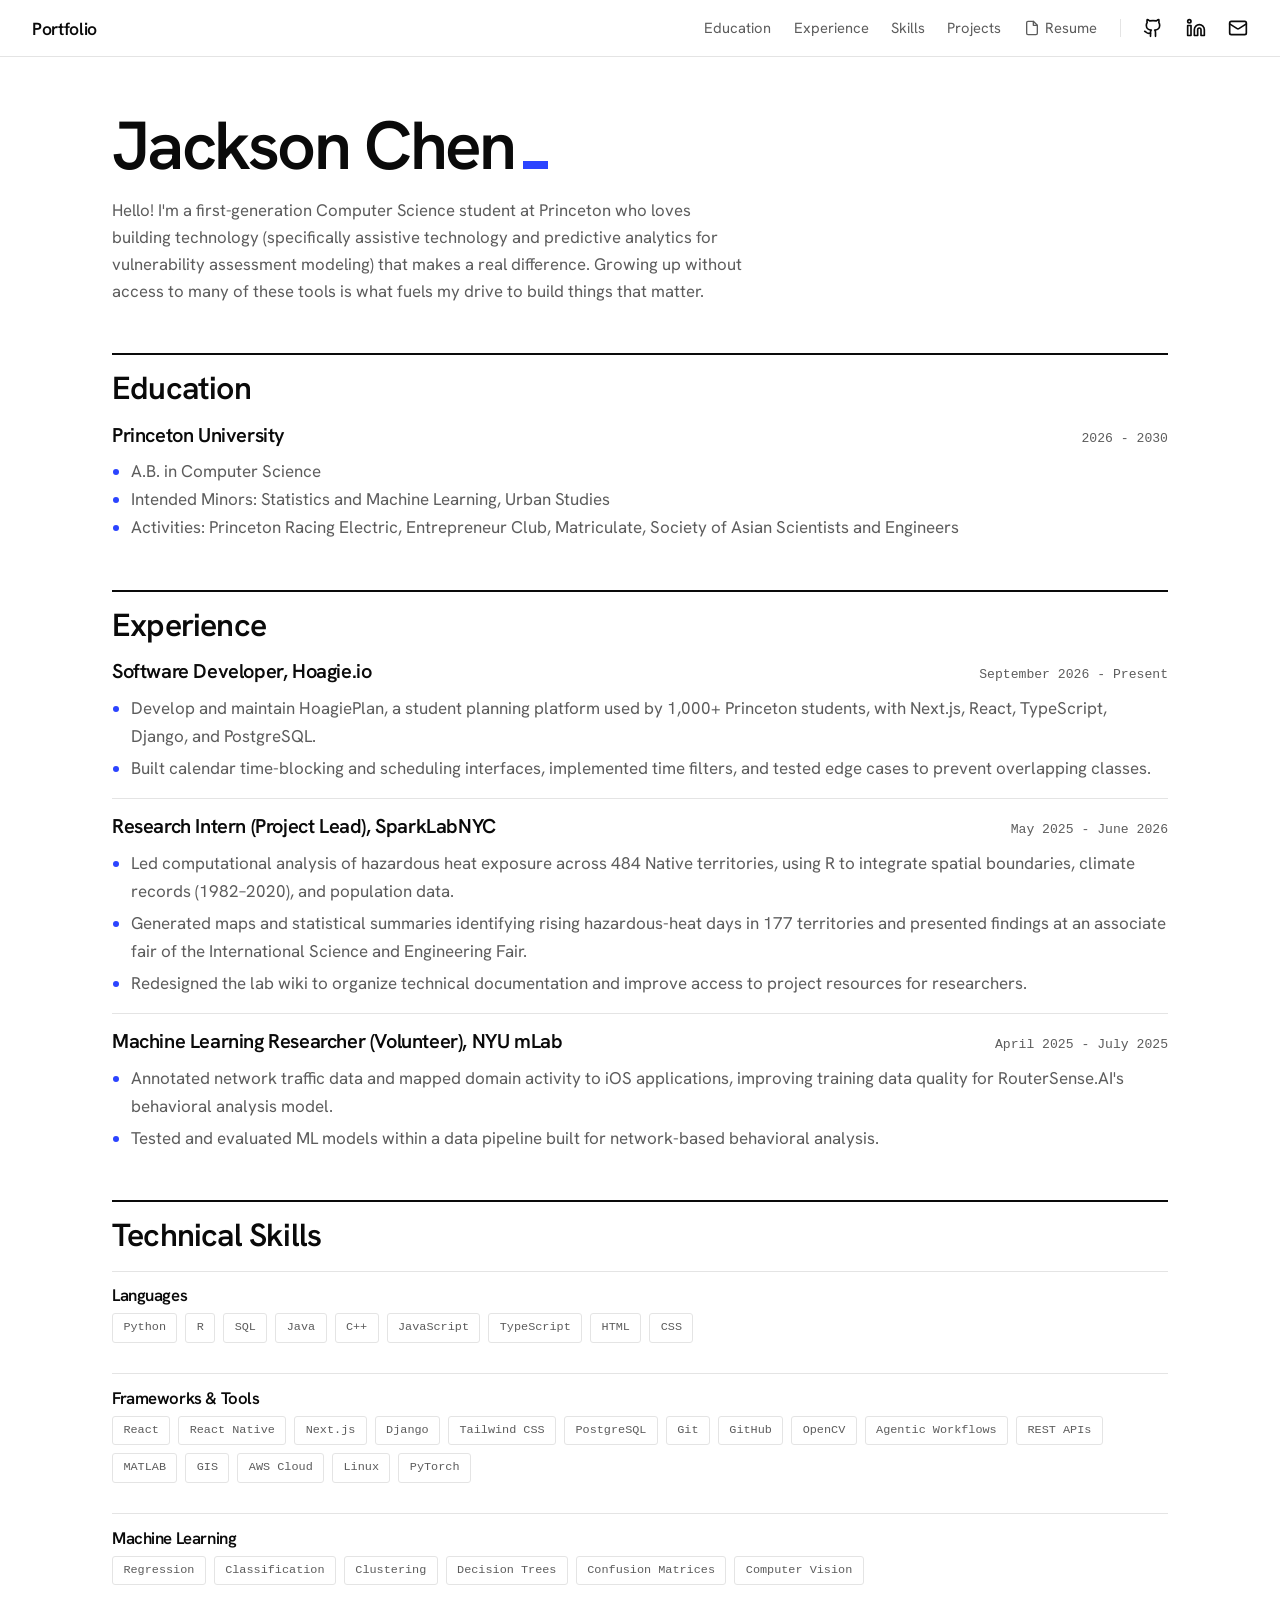
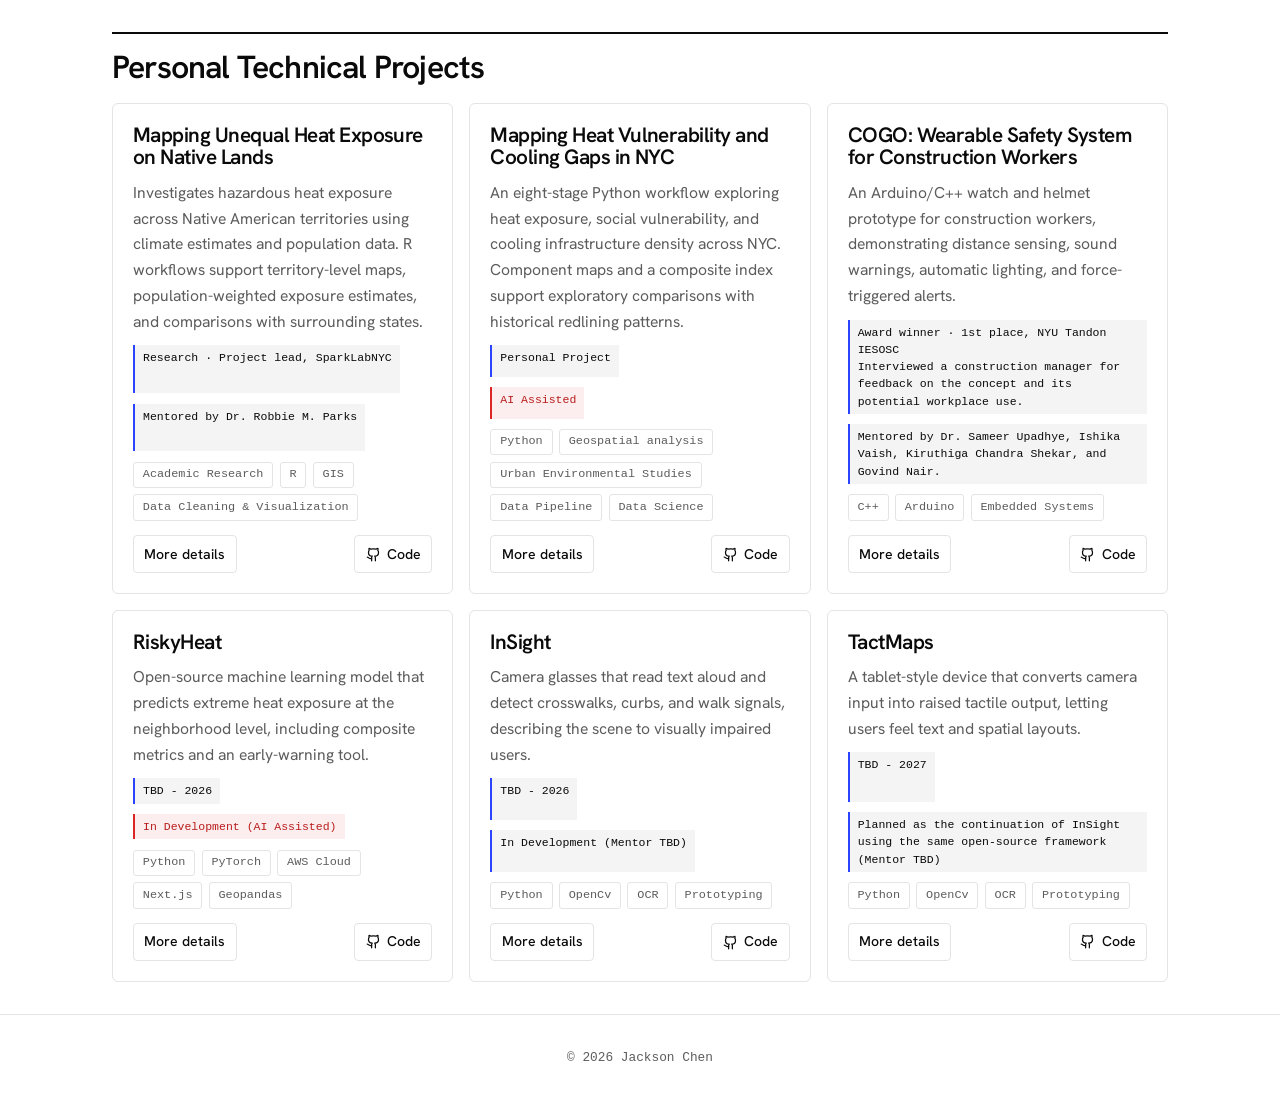
<file: index.html>
<!DOCTYPE html>
<html lang="en">
<head>
  <meta charset="UTF-8">
  <meta name="viewport" content="width=device-width, initial-scale=1.0">
  <title>Jackson Chen | Portfolio</title>
  <meta name="description" content="Portfolio of Jackson Chen: education, experience, and projects.">
  <link rel="preconnect" href="https://fonts.googleapis.com">
  <link rel="preconnect" href="https://fonts.gstatic.com" crossorigin>
  <link href="https://fonts.googleapis.com/css2?family=Hanken+Grotesk:wght@400;500;600&family=Newsreader:wght@500;600&display=swap" rel="stylesheet">
  <link rel="stylesheet" href="style.css">
</head>
<body>
<svg width="0" height="0" style="position:absolute" aria-hidden="true">
  <symbol id="github" viewBox="0 0 24 24"><path d="M15 22v-4a4.8 4.8 0 0 0-1-3.5c3 0 6-2 6-5.5.08-1.25-.27-2.48-1-3.5.28-1.15.28-2.35 0-3.5 0 0-1 0-3 1.5-2.64-.5-5.36-.5-8 0C6 2 5 2 5 2c-.3 1.15-.3 2.35 0 3.5A5.403 5.403 0 0 0 4 9c0 3.5 3 5.5 6 5.5-.39.49-.68 1.05-.85 1.65-.17.6-.22 1.23-.15 1.85v4"/><path d="M9 18c-4.51 2-5-2-7-2"/></symbol>
  <symbol id="linkedin" viewBox="0 0 24 24"><path d="M16 8a6 6 0 0 1 6 6v7h-4v-7a2 2 0 0 0-2-2 2 2 0 0 0-2 2v7h-4v-7a6 6 0 0 1 6-6z"/><rect width="4" height="12" x="2" y="9"/><circle cx="4" cy="4" r="2"/></symbol>
  <symbol id="mail" viewBox="0 0 24 24"><rect width="20" height="16" x="2" y="4" rx="2"/><path d="m22 7-8.97 5.7a1.94 1.94 0 0 1-2.06 0L2 7"/></symbol>
  <symbol id="file" viewBox="0 0 24 24"><path d="M14 2H6a2 2 0 0 0-2 2v16a2 2 0 0 0 2 2h12a2 2 0 0 0 2-2V8z"/><path d="M14 2v6h6"/></symbol>
</svg>
<header class="topbar">
  <a class="brand" href="index.html">Portfolio</a>
  <nav aria-label="Main">
    <a href="index.html#education">Education</a>
    <a href="index.html#experience">Experience</a>
    <a href="index.html#skills">Skills</a>
    <a href="index.html#projects">Projects</a>
    <a href="Resume.pdf" target="_blank" rel="noopener"><svg class="i"><use href="#file"/></svg> Resume</a>
    <span class="divider" aria-hidden="true"></span>
    <a class="icon" href="https://github.com/Jacksonc2630" aria-label="GitHub" target="_blank" rel="noopener"><svg class="i big"><use href="#github"/></svg></a>
    <a class="icon" href="https://www.linkedin.com/in/jacksonc2630/" aria-label="LinkedIn" target="_blank" rel="noopener"><svg class="i big"><use href="#linkedin"/></svg></a>
    <a class="icon" href="mailto:Jacksonc2630@gmail.com" aria-label="Email"><svg class="i big"><use href="#mail"/></svg></a>
  </nav>
</header>

<main id="top">
  <section class="hero">
    <h1>Jackson Chen</h1>
    <p class="about-copy">Hello! I'm a first-generation Computer Science student at Princeton who loves building technology (specifically assistive technology and predictive analytics for vulnerability assessment modeling) that makes a real difference. Growing up without access to many of these tools is what fuels my drive to build things that matter.</p>
  </section>

  <section id="education">
    <h2>Education</h2>
    <div class="entry">
      <div class="entry-head"><h3>Princeton University</h3><span class="muted">2026 - 2030</span></div>
      <ul>
        <li>A.B. in Computer Science</li>
        <li>Intended Minors: Statistics and Machine Learning, Urban Studies</li>
        <li>Activities: Princeton Racing Electric, Entrepreneur Club, Matriculate, Society of Asian Scientists and Engineers</li>
      </ul>
    </div>
  </section>

  <section id="experience">
    <h2>Experience</h2>
    <div class="entry">
      <div class="entry-head"><h3>Software Developer, Hoagie.io</h3><span class="muted">September 2026 - Present</span></div>
      <ul><li>Develop and maintain HoagiePlan, a student planning platform used by 1,000+ Princeton students, with Next.js, React, TypeScript, Django, and PostgreSQL.</li></ul>
      <ul><li>Built calendar time-blocking and scheduling interfaces, implemented time filters, and tested edge cases to prevent overlapping classes.</li></ul>
    </div>
    <div class="entry">
      <div class="entry-head"><h3>Research Intern (Project Lead), SparkLabNYC</h3><span class="muted">May 2025 - June 2026</span></div>
      <ul><li>Led computational analysis of hazardous heat exposure across 484 Native territories, using R to integrate spatial boundaries, climate records (1982–2020), and population data.</li></ul>
      <ul><li>Generated maps and statistical summaries identifying rising hazardous-heat days in 177 territories and presented findings at an associate fair of the International Science and Engineering Fair.</li></ul>
      <ul><li>Redesigned the lab wiki to organize technical documentation and improve access to project resources for researchers.</li></ul>
    </div>
    <div class="entry">
      <div class="entry-head"><h3>Machine Learning Researcher (Volunteer), NYU mLab</h3><span class="muted">April 2025 - July 2025</span></div>
      <ul><li>Annotated network traffic data and mapped domain activity to iOS applications, improving training data quality for RouterSense.AI's behavioral analysis model.</li></ul>
      <ul><li>Tested and evaluated ML models within a data pipeline built for network-based behavioral analysis.</li></ul>
    </div>
  </section>

  <section id="skills">
    <h2>Technical Skills</h2>
    <div class="skills">
      <div class="skill-group">
        <h3>Languages</h3>
        <ul class="tags"><li>Python</li><li>R</li><li>SQL</li><li>Java</li><li>C++</li><li>JavaScript</li><li>TypeScript</li><li>HTML</li><li>CSS</li></ul>
      </div>
      <div class="skill-group">
        <h3>Frameworks & Tools</h3>
        <ul class="tags"><li>React</li><li>React Native</li><li>Next.js</li><li>Django</li><li>Tailwind CSS</li><li>PostgreSQL</li><li>Git</li><li>GitHub</li><li>OpenCV</li><li>Agentic Workflows</li><li>REST APIs</li><li>MATLAB</li><li>GIS</li><li>AWS Cloud</li><li>Linux</li><li>PyTorch</li></ul>
      </div>
      <div class="skill-group">
        <h3>Machine Learning</h3>
        <ul class="tags"><li>Regression</li><li>Classification</li><li>Clustering</li><li>Decision Trees</li><li>Confusion Matrices</li><li>Computer Vision</li></ul>
      </div>
    </div>
  </section>

  <section id="projects">
      <h2>Personal Technical Projects</h2>
    <div class="grid">

      <article class="card">
        <h3><a href="Projects/One.html">Mapping Unequal Heat Exposure on Native Lands</a></h3>
        <p>Investigates hazardous heat exposure across Native American territories using climate estimates and population data. R workflows support territory-level maps, population-weighted exposure estimates, and comparisons with surrounding states.</p>
          <p class="project-note">Research · Project lead, SparkLabNYC</p>
          <p class="project-note">Mentored by Dr. Robbie M. Parks</p>
          <ul class="tags"><li>Academic Research</li><li>R</li><li>GIS</li><li>Data Cleaning & Visualization</li></ul>
          <div class="links">
            <a href="Projects/One.html">More details</a>
            <a href="https://github.com/Jacksonc2630/HazardousHeatExposureinNativeLands" target="_blank" rel="noopener"><svg class="i"><use href="#github"/></svg> Code</a>
          </div>
        </article>

        <article class="card">
          <h3><a href="Projects/Two.html">Mapping Heat Vulnerability and Cooling Gaps in NYC</a></h3>
          <p>An eight-stage Python workflow exploring heat exposure, social vulnerability, and cooling infrastructure density across NYC. Component maps and a composite index support exploratory comparisons with historical redlining patterns.</p>
          <p class="project-note">Personal Project</p>
          <p class="project-note project-note-ai">AI Assisted</p>
          <ul class="tags"><li>Python</li><li>Geospatial analysis</li><li>Urban Environmental Studies</li><li>Data Pipeline</li><li>Data Science</li></ul>
          <div class="links">
            <a href="Projects/Two.html">More details</a>
            <a href="https://github.com/Jacksonc2630/AccessUrbanHeatAdaptationNYC" target="_blank" rel="noopener"><svg class="i"><use href="#github"/></svg> Code</a>
          </div>
        </article>

        <article class="card">
          <h3><a href="Projects/Three.html">COGO: Wearable Safety System for Construction Workers</a></h3>
          <p>An Arduino/C++ watch and helmet prototype for construction workers, demonstrating distance sensing, sound warnings, automatic lighting, and force-triggered alerts.</p>
          <p class="project-note">Award winner · 1st place, NYU Tandon IESOSC<br>Interviewed a construction manager for feedback on the concept and its potential workplace use.</p>
          <p class="project-note">Mentored by Dr. Sameer Upadhye, Ishika Vaish, Kiruthiga Chandra Shekar, and Govind Nair.</p>
          <ul class="tags"><li>C++</li><li>Arduino</li><li>Embedded Systems</li></ul>
          <div class="links">
            <a href="Projects/Three.html">More details</a>
            <a href="https://github.com/Jacksonc2630/ConstructionWorkersOnTheGo" target="_blank" rel="noopener"><svg class="i"><use href="#github"/></svg> Code</a>
          </div>
        </article>

        <article class="card">
          <h3><a href="Projects/Four.html">RiskyHeat</a></h3>
          <p>Open-source machine learning model that predicts extreme heat exposure at the neighborhood level, including composite metrics and an early-warning tool.</p>
          <p class="project-note">TBD - 2026</p>
          <p class="project-note project-note-ai">In Development (AI Assisted)</p>
          <ul class="tags"><li>Python</li><li>PyTorch</li><li>AWS Cloud</li><li>Next.js</li><li>Geopandas</li></ul>
          <div class="links">
            <a href="Projects/Four.html">More details</a>
            <a href="https://github.com/Jacksonc2630/RiskyHeat" target="_blank" rel="noopener"><svg class="i"><use href="#github"/></svg> Code</a>
          </div>
        </article>

        <article class="card">
          <h3><a href="Projects/Five.html">InSight</a></h3>
          <p>Camera glasses that read text aloud and detect crosswalks, curbs, and walk signals, describing the scene to visually impaired users.</p>
          <p class="project-note">TBD - 2026</p>
          <p class="project-note">In Development (Mentor TBD)</p>
          <ul class="tags"><li>Python</li><li>OpenCv</li><li>OCR</li><li>Prototyping</li></ul>
          <div class="links">
            <a href="Projects/Five.html">More details</a>
            <a href="https://github.com/Jacksonc2630/InSight" target="_blank" rel="noopener"><svg class="i"><use href="#github"/></svg> Code</a>
          </div>
        </article>

        <article class="card">
          <h3><a href="Projects/Six.html">TactMaps</a></h3>
          <p>A tablet-style device that converts camera input into raised tactile output, letting users feel text and spatial layouts.</p>
          <p class="project-note">TBD - 2027</p>
          <p class="project-note">Planned as the continuation of InSight using the same open-source framework (Mentor TBD)</p>
          <ul class="tags"><li>Python</li><li>OpenCv</li><li>OCR</li><li>Prototyping</li></ul>
          <div class="links">
            <a href="Projects/Six.html">More details</a>
            <a href="https://github.com/Jacksonc2630/TactMaps" target="_blank" rel="noopener"><svg class="i"><use href="#github"/></svg> Code</a>
          </div>
        </article>
    </div>
  </section>
</main>

<footer>© 2026 Jackson Chen</footer>
</body>
</html>
</file>
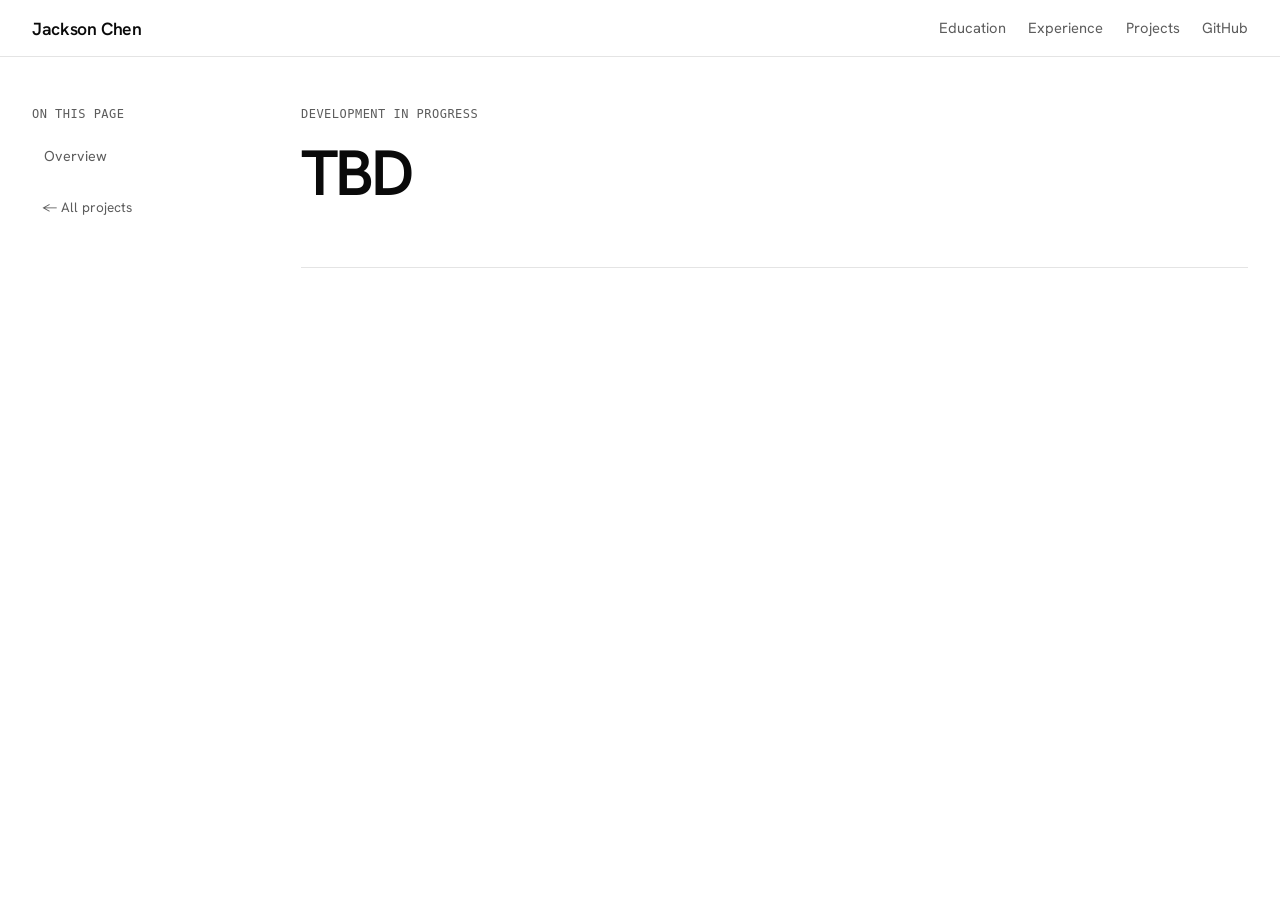
<file: Projects/Five.html>
<!DOCTYPE html>
<html lang="en">
<head>
  <meta charset="UTF-8">
  <meta name="viewport" content="width=device-width, initial-scale=1.0">
  <meta name="description" content="Project page under development.">
  <title>TBD | Jackson Chen</title>
  <link rel="preconnect" href="https://fonts.googleapis.com">
  <link rel="preconnect" href="https://fonts.gstatic.com" crossorigin>
  <link href="https://fonts.googleapis.com/css2?family=Hanken+Grotesk:wght@400;500;600&family=Newsreader:wght@500;600&display=swap" rel="stylesheet">
  <link rel="stylesheet" href="../style.css">
  <link rel="stylesheet" href="project.css">
</head>
<body>
<header class="topbar">
  <a class="brand" href="../index.html">Jackson Chen</a>
  <nav aria-label="Main">
    <a href="../index.html#education">Education</a>
    <a href="../index.html#experience">Experience</a>
    <a href="../index.html#projects">Projects</a>
    <a href="https://github.com/Jacksonc2630" target="_blank" rel="noopener">GitHub</a>
  </nav>
</header>

<main class="project-page">
  <div class="project-layout">
    <aside class="project-sidebar" aria-label="Project navigation">
      <p class="sidebar-label">On this page</p>
      <nav class="section-nav">
        <a href="#overview">Overview</a>
      </nav>
      <a class="sidebar-back" href="../index.html#projects">← All projects</a>
    </aside>

    <article class="project-content">
      <header class="project-header" id="overview">
        <p class="eyebrow">Development in progress</p>
        <h1>TBD</h1>
      </header>
    </article>
  </div>
</main>
</body>
</html>
</file>
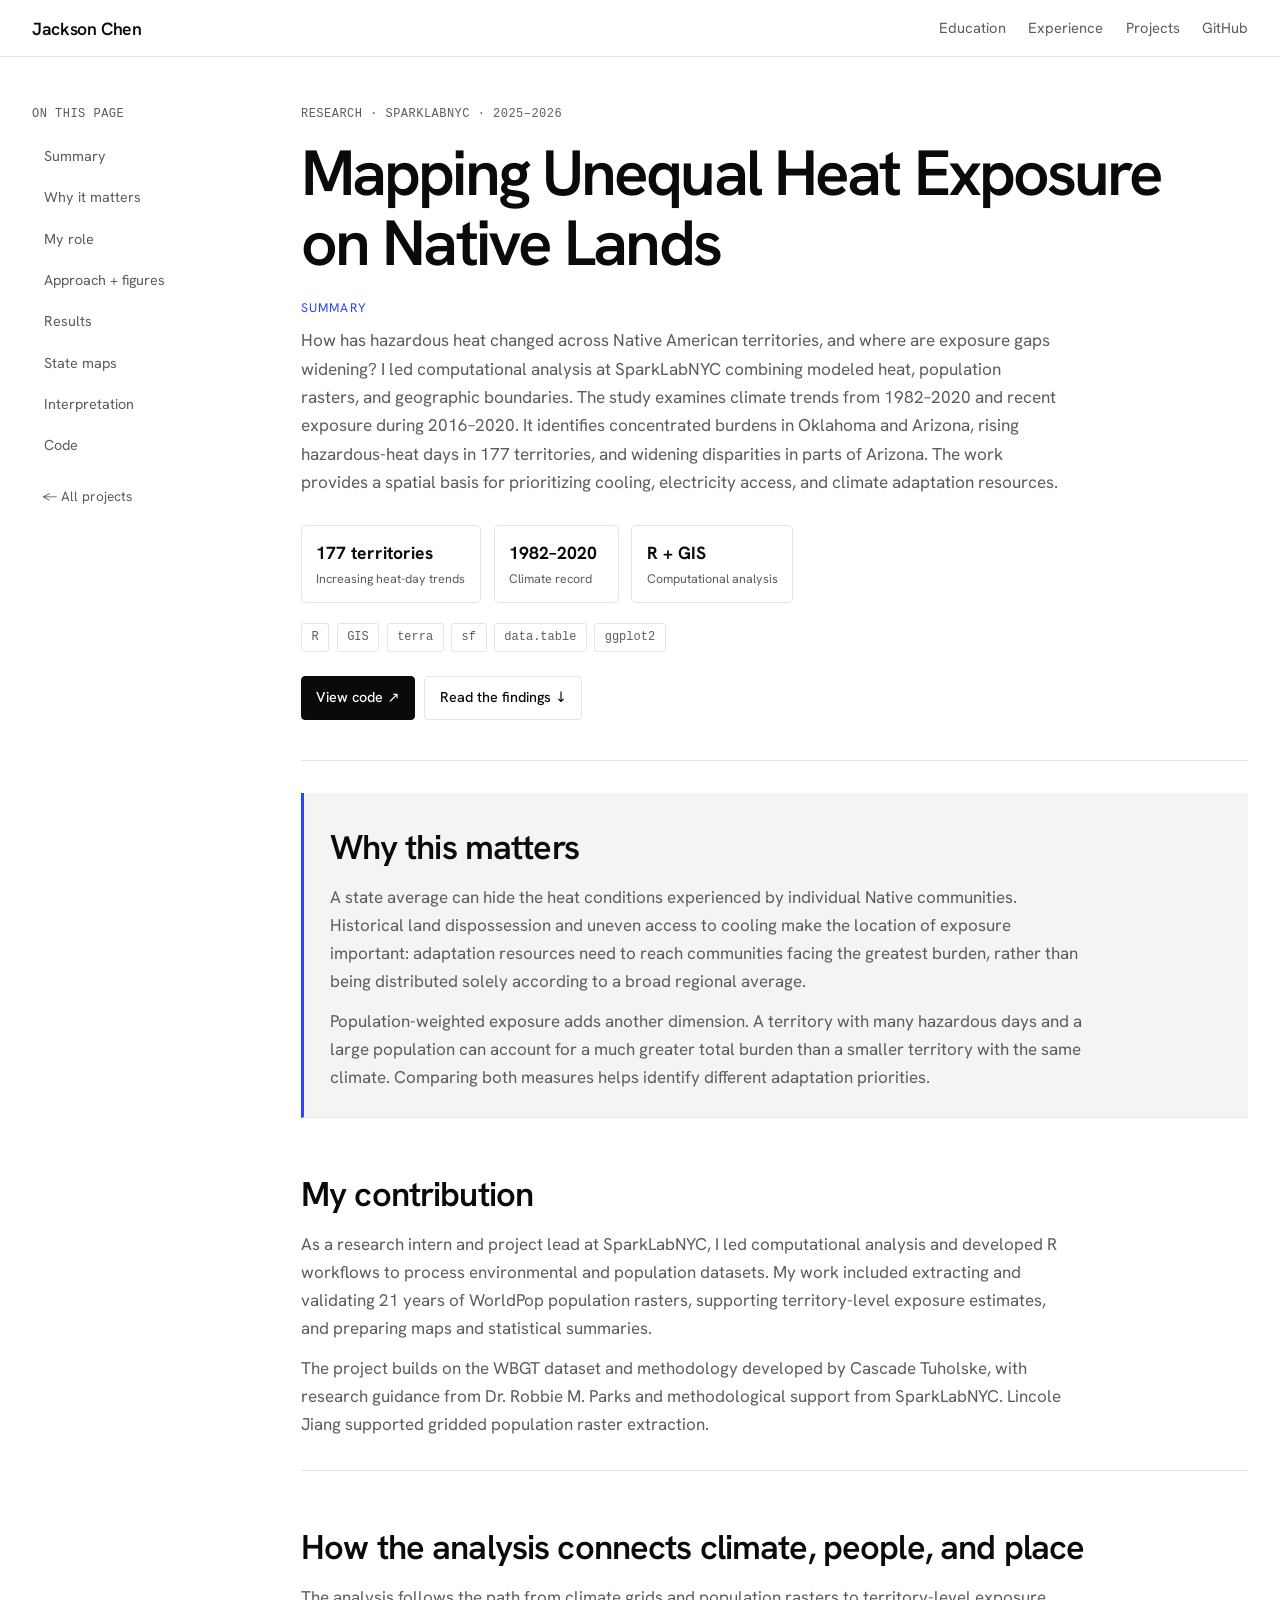
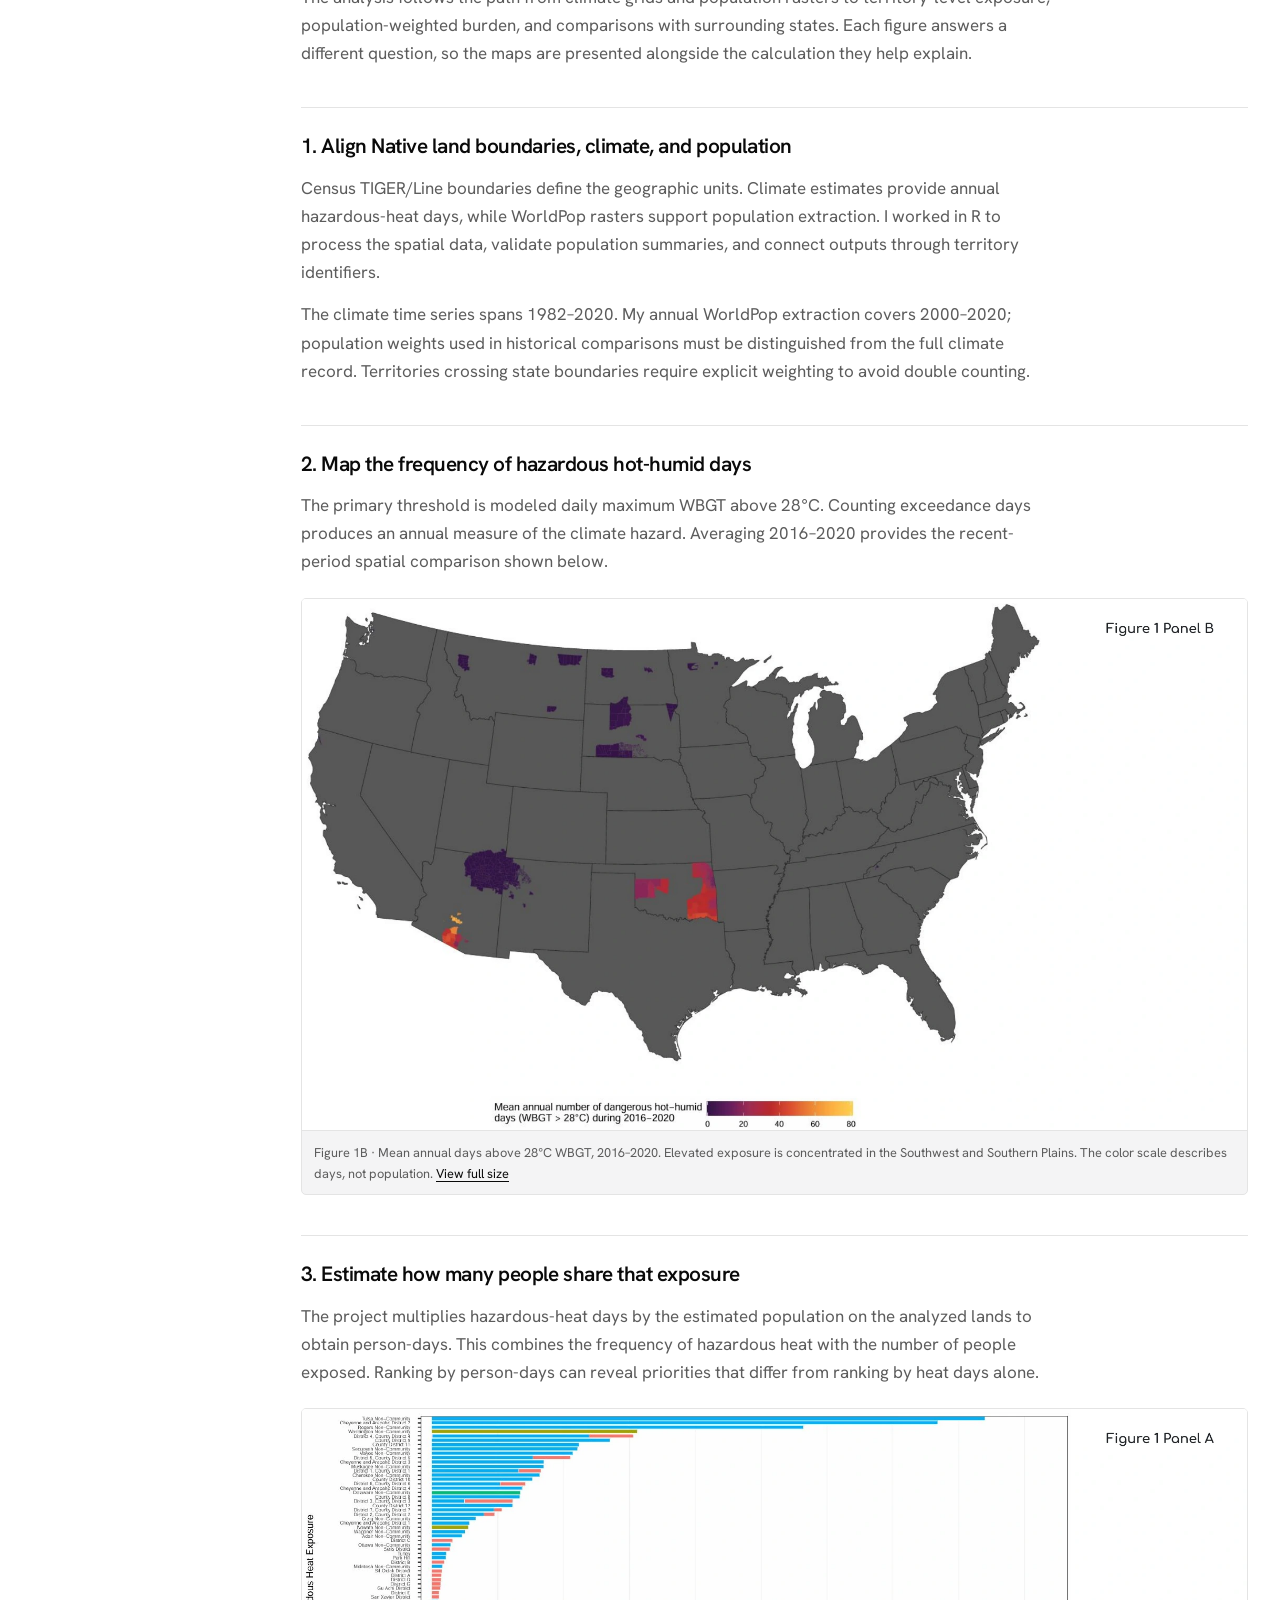
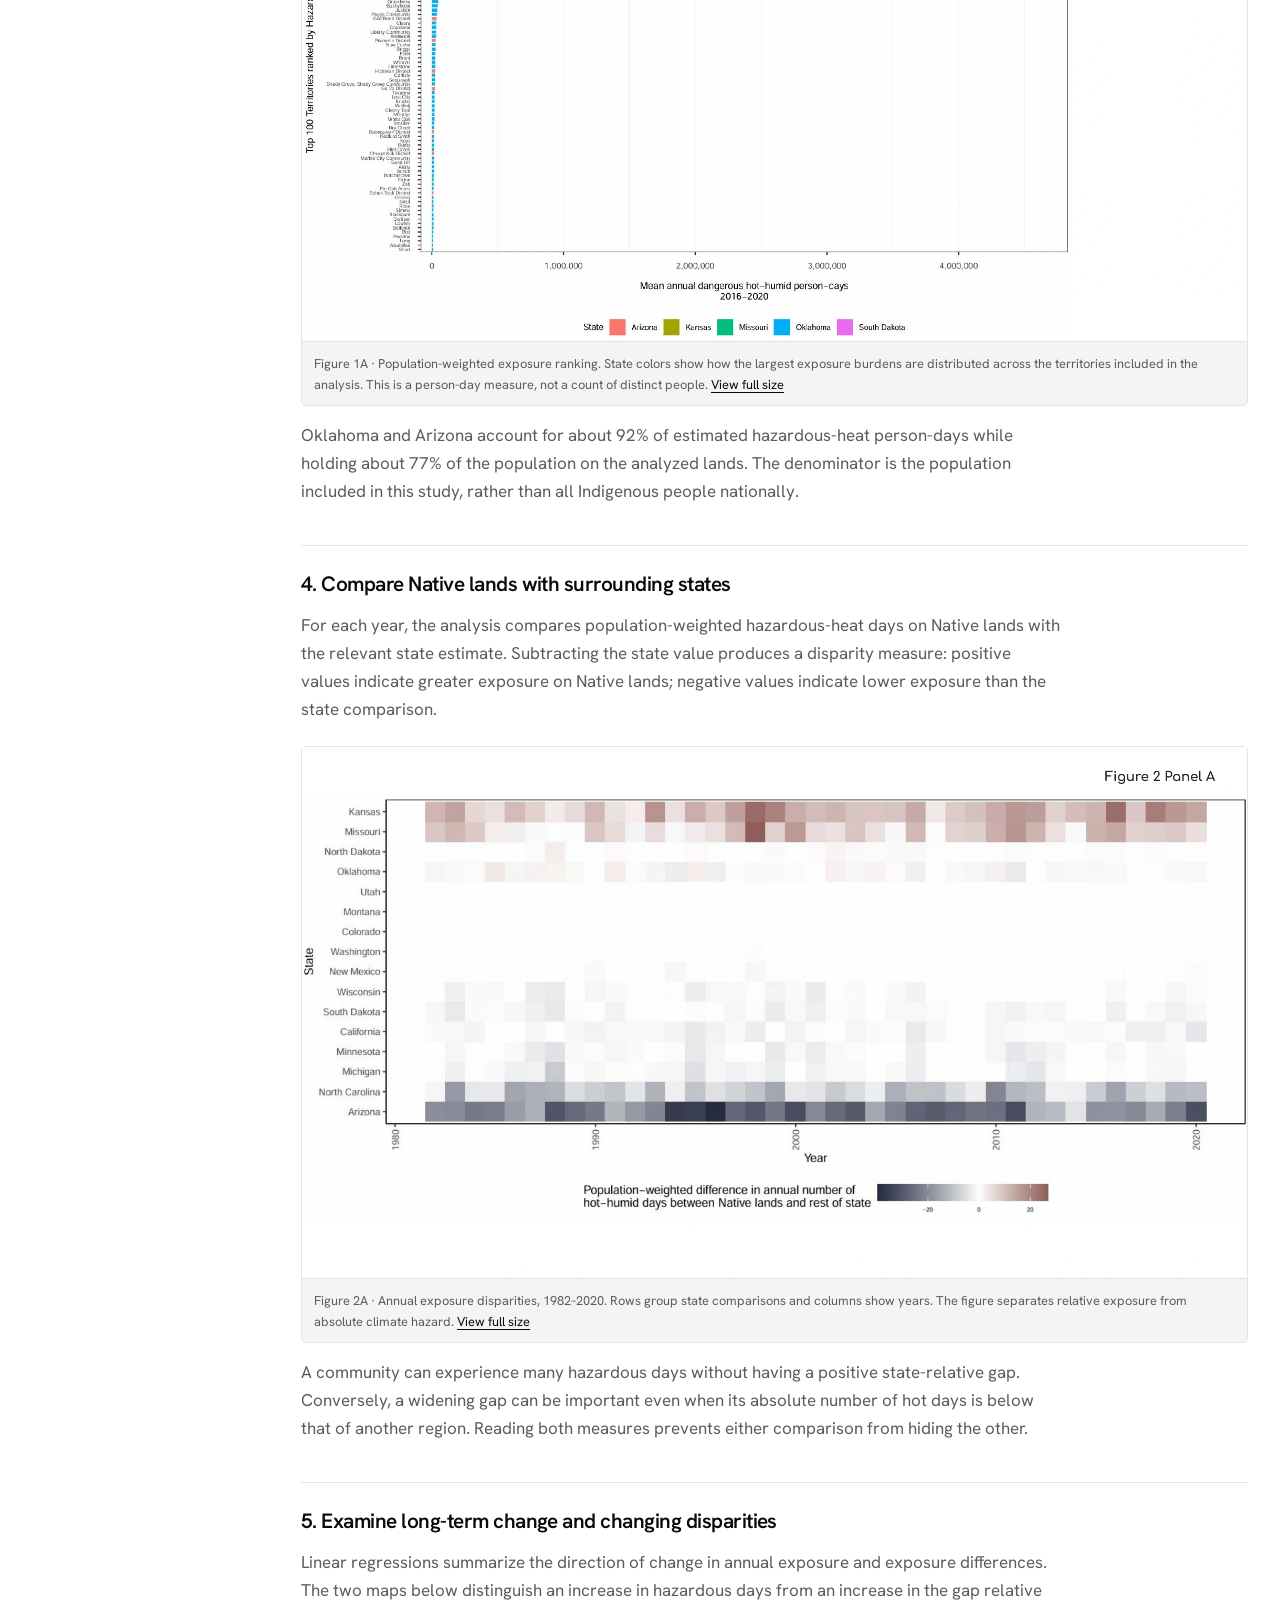
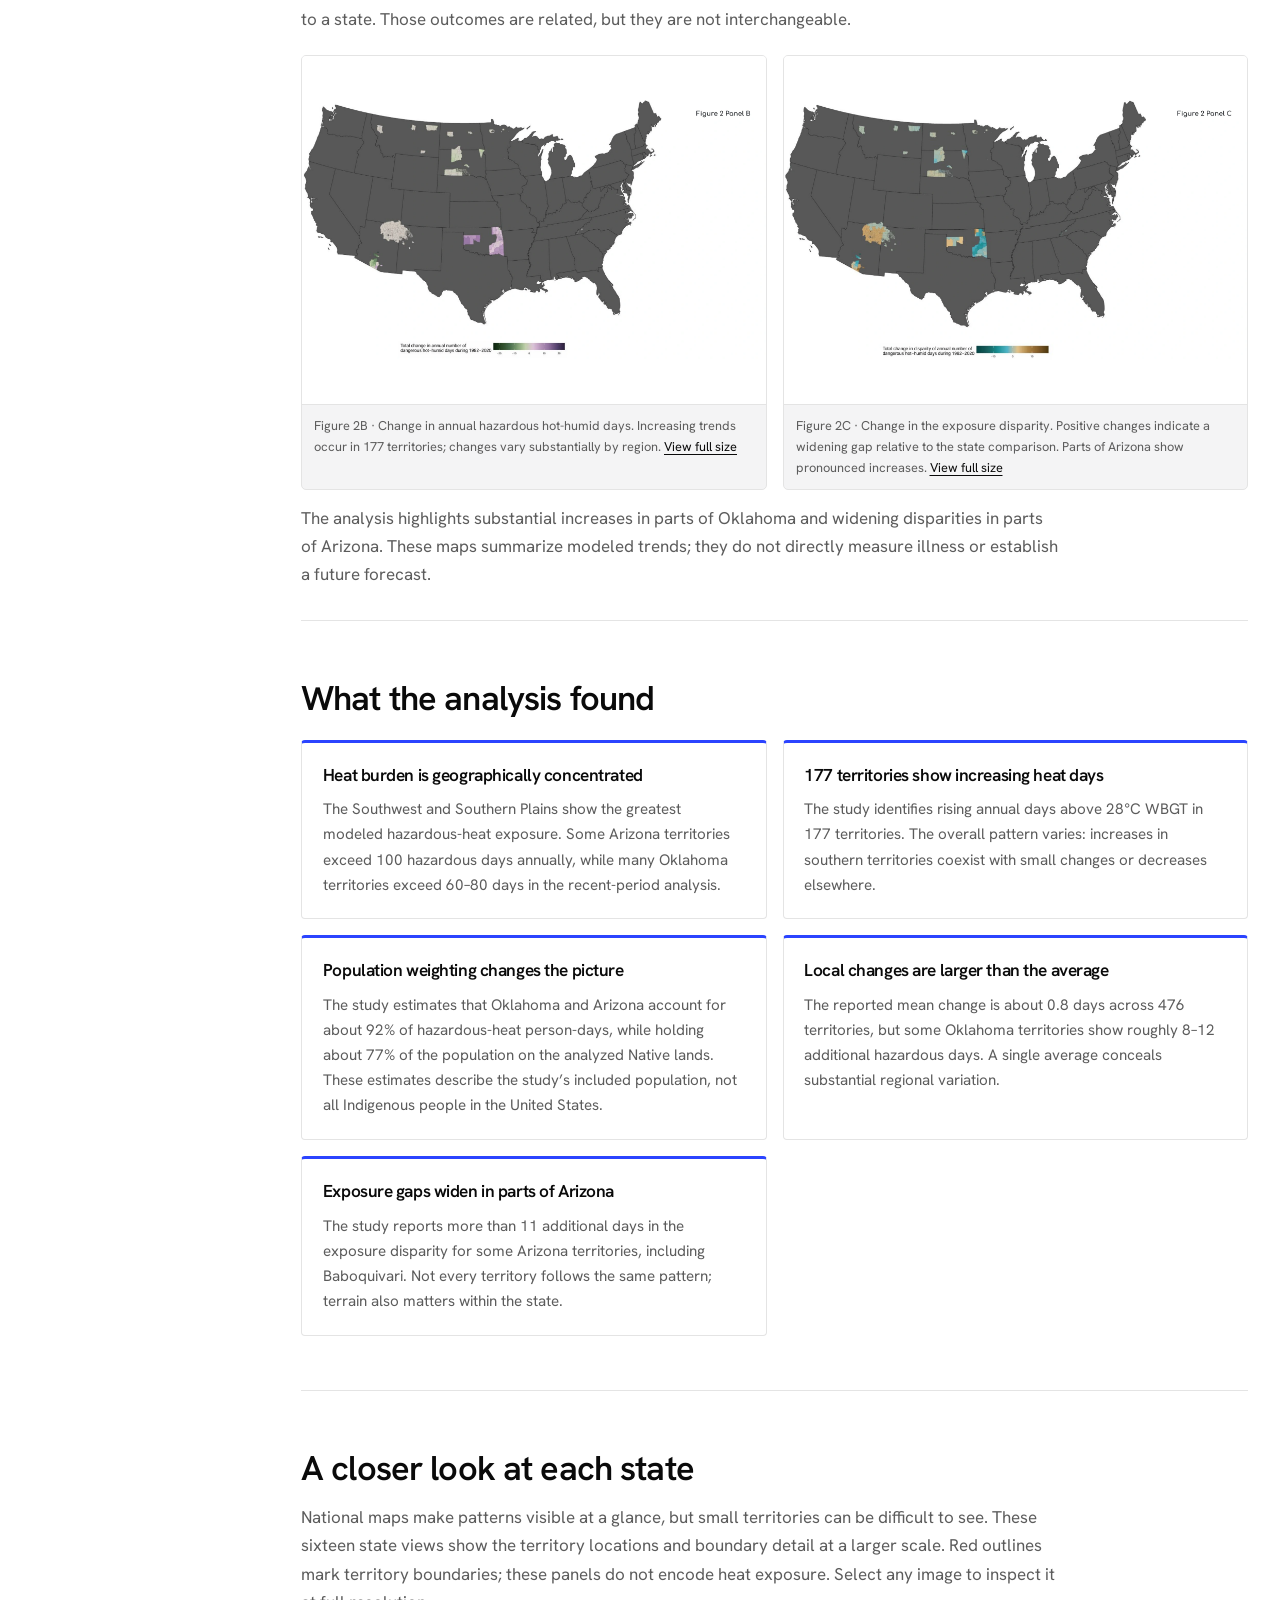
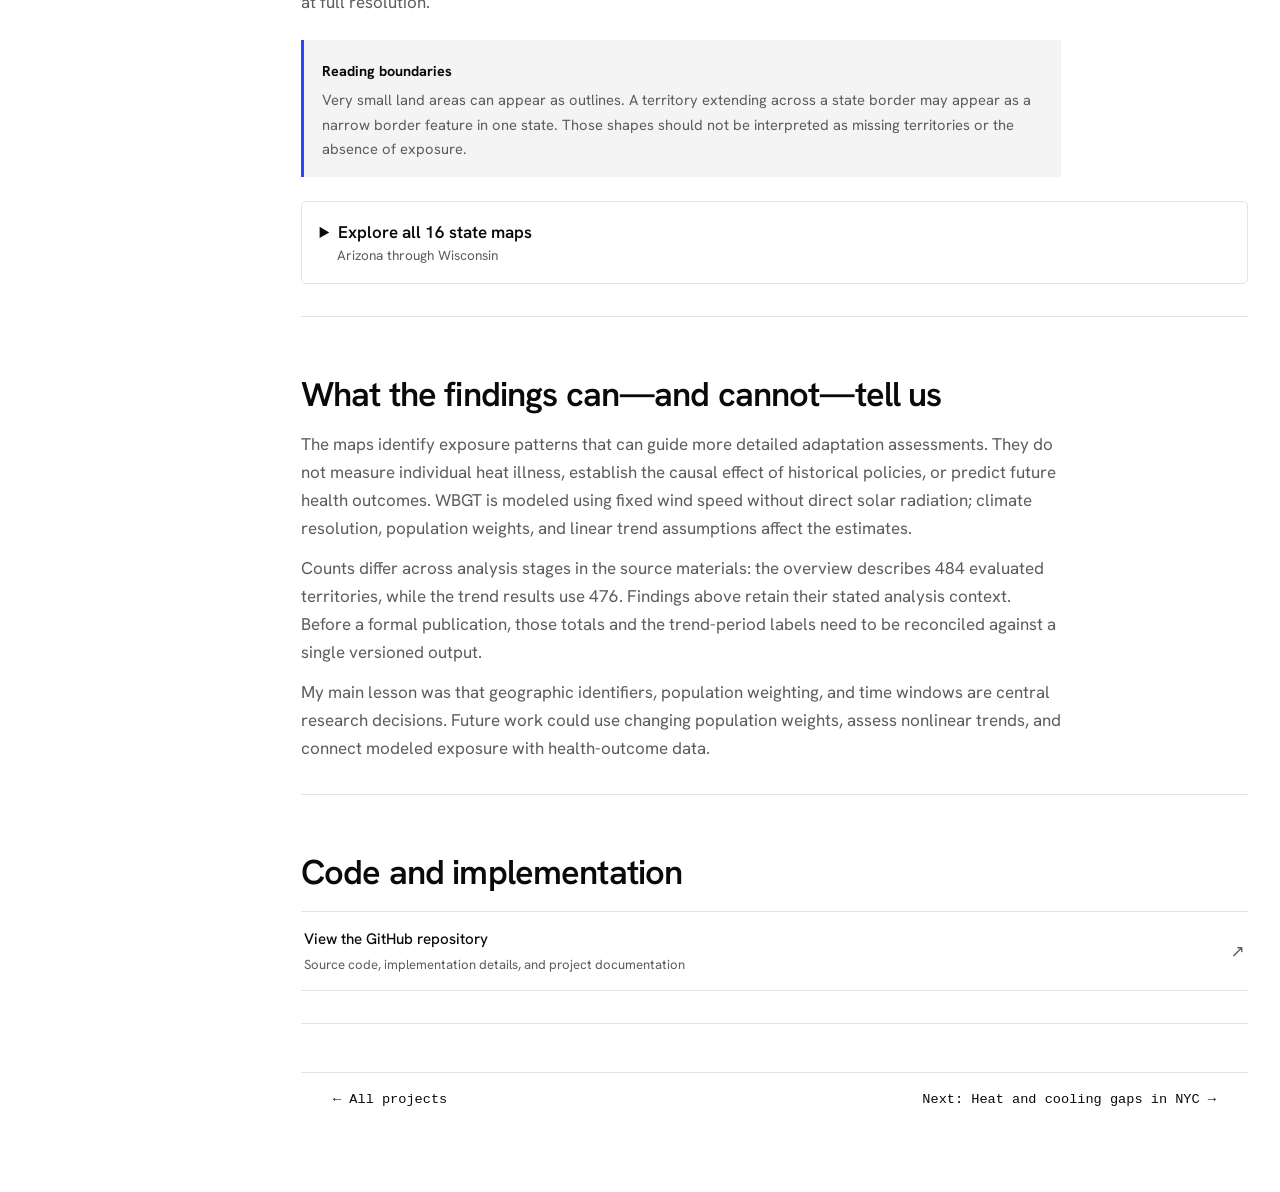
<file: Projects/One.html>
<!DOCTYPE html>
<html lang="en"><head>
<meta charset="UTF-8"><meta name="viewport" content="width=device-width, initial-scale=1.0">
<meta name="description" content="How has hazardous heat changed across Native American territories, and where are exposure gaps widening? I led computational analysis at SparkLabNYC combining modeled heat, population rasters, and geographic boundaries. The study examines climate trends from 1982–2020 and recent exposure during 2016–2020. It identifies concentrated burdens in Oklahoma and Arizona, rising hazardous-heat days in 177 territories, and widening disparities in parts of Arizona. The work provides a spatial basis for prioritizing cooling, electricity access, and climate adaptation resources.">
<title>Mapping Unequal Heat Exposure on Native Lands | Jackson Chen</title>
<link rel="preconnect" href="https://fonts.googleapis.com"><link rel="preconnect" href="https://fonts.gstatic.com" crossorigin>
<link href="https://fonts.googleapis.com/css2?family=Hanken+Grotesk:wght@400;500;600&amp;family=Newsreader:wght@500;600&amp;display=swap" rel="stylesheet">
<link rel="stylesheet" href="../style.css"><link rel="stylesheet" href="project.css">
</head><body><a class="skip-link" href="#main-content">Skip to project</a>
<header class="topbar"><a class="brand" href="../index.html">Jackson Chen</a><nav aria-label="Main">
<a href="../index.html#education">Education</a><a href="../index.html#experience">Experience</a><a href="../index.html#projects">Projects</a>
<a href="https://github.com/Jacksonc2630" target="_blank" rel="noopener">GitHub</a></nav></header>
<main class="project-page" id="main-content"><div class="project-layout">
<aside class="project-sidebar" aria-label="Project navigation"><p class="sidebar-label">On this page</p><nav class="section-nav"><a href="#overview">Summary</a><a href="#significance">Why it matters</a><a href="#contribution">My role</a><a href="#approach">Approach + figures</a><a href="#results">Results</a><a href="#state-maps">State maps</a><a href="#lessons">Interpretation</a><a href="#resources">Code</a></nav><a class="sidebar-back" href="../index.html#projects">← All projects</a></aside>
<article class="project-content"><header class="project-header" id="overview"><p class="eyebrow">Research · SparkLabNYC · 2025–2026</p><h1>Mapping Unequal Heat Exposure on Native Lands</h1><p class="abstract-label">Summary</p><p class="project-lede">How has hazardous heat changed across Native American territories, and where are exposure gaps widening? I led computational analysis at SparkLabNYC combining modeled heat, population rasters, and geographic boundaries. The study examines climate trends from 1982–2020 and recent exposure during 2016–2020. It identifies concentrated burdens in Oklahoma and Arizona, rising hazardous-heat days in 177 territories, and widening disparities in parts of Arizona. The work provides a spatial basis for prioritizing cooling, electricity access, and climate adaptation resources.</p>
<ul class="project-facts"><li><strong>177 territories</strong><span>Increasing heat-day trends</span></li>
<li><strong>1982–2020</strong><span>Climate record</span></li>
<li><strong>R + GIS</strong><span>Computational analysis</span></li></ul><ul class="tool-list" aria-label="Tools and methods"><li>R</li>
<li>GIS</li>
<li>terra</li>
<li>sf</li>
<li>data.table</li>
<li>ggplot2</li></ul>
<div class="project-actions"><a class="project-button project-button-primary" href="https://github.com/Jacksonc2630/HazardousHeatExposureinNativeLands" target="_blank" rel="noopener">View code ↗</a><a class="project-button" href="#results">Read the findings ↓</a></div></header>
<section class="project-section" id="significance"><h2>Why this matters</h2><p>A state average can hide the heat conditions experienced by individual Native communities. Historical land dispossession and uneven access to cooling make the location of exposure important: adaptation resources need to reach communities facing the greatest burden, rather than being distributed solely according to a broad regional average.</p>
<p>Population-weighted exposure adds another dimension. A territory with many hazardous days and a large population can account for a much greater total burden than a smaller territory with the same climate. Comparing both measures helps identify different adaptation priorities.</p></section>



<section class="project-section" id="contribution"><h2>My contribution</h2><p>As a research intern and project lead at SparkLabNYC, I led computational analysis and developed R workflows to process environmental and population datasets. My work included extracting and validating 21 years of WorldPop population rasters, supporting territory-level exposure estimates, and preparing maps and statistical summaries.</p>
<p>The project builds on the WBGT dataset and methodology developed by Cascade Tuholske, with research guidance from Dr. Robbie M. Parks and methodological support from SparkLabNYC. Lincole Jiang supported gridded population raster extraction.</p></section>



<section class="project-section" id="approach"><h2>How the analysis connects climate, people, and place</h2><p>The analysis follows the path from climate grids and population rasters to territory-level exposure, population-weighted burden, and comparisons with surrounding states. Each figure answers a different question, so the maps are presented alongside the calculation they help explain.</p><div class="approach-stage"><h3>1. Align Native land boundaries, climate, and population</h3><p>Census TIGER/Line boundaries define the geographic units. Climate estimates provide annual hazardous-heat days, while WorldPop rasters support population extraction. I worked in R to process the spatial data, validate population summaries, and connect outputs through territory identifiers.</p>
<p>The climate time series spans 1982–2020. My annual WorldPop extraction covers 2000–2020; population weights used in historical comparisons must be distinguished from the full climate record. Territories crossing state boundaries require explicit weighting to avoid double counting.</p></div><div class="approach-stage"><h3>2. Map the frequency of hazardous hot-humid days</h3><p>The primary threshold is modeled daily maximum WBGT above 28°C. Counting exceedance days produces an annual measure of the climate hazard. Averaging 2016–2020 provides the recent-period spatial comparison shown below.</p><div class="figure-grid"><figure class="project-figure figure-wide"><a href="assets/native-panel-06.webp" target="_blank" rel="noopener" aria-label="Open full-size image: Mean annual hazardous heat days across Native American territories during 2016 to 2020"><img src="assets/native-panel-06.webp" alt="Mean annual hazardous heat days across Native American territories during 2016 to 2020" loading="lazy" decoding="async"></a><figcaption>Figure 1B · Mean annual days above 28°C WBGT, 2016–2020. Elevated exposure is concentrated in the Southwest and Southern Plains. The color scale describes days, not population. <a href="assets/native-panel-06.webp" target="_blank" rel="noopener">View full size</a></figcaption></figure></div></div><div class="approach-stage"><h3>3. Estimate how many people share that exposure</h3><p>The project multiplies hazardous-heat days by the estimated population on the analyzed lands to obtain person-days. This combines the frequency of hazardous heat with the number of people exposed. Ranking by person-days can reveal priorities that differ from ranking by heat days alone.</p><div class="figure-grid"><figure class="project-figure figure-wide"><a href="assets/native-panel-05.webp" target="_blank" rel="noopener" aria-label="Open full-size image: Ranking of Native territories by population-weighted hazardous heat person-days"><img src="assets/native-panel-05.webp" alt="Ranking of Native territories by population-weighted hazardous heat person-days" loading="lazy" decoding="async"></a><figcaption>Figure 1A · Population-weighted exposure ranking. State colors show how the largest exposure burdens are distributed across the territories included in the analysis. This is a person-day measure, not a count of distinct people. <a href="assets/native-panel-05.webp" target="_blank" rel="noopener">View full size</a></figcaption></figure></div><p>Oklahoma and Arizona account for about 92% of estimated hazardous-heat person-days while holding about 77% of the population on the analyzed lands. The denominator is the population included in this study, rather than all Indigenous people nationally.</p></div><div class="approach-stage"><h3>4. Compare Native lands with surrounding states</h3><p>For each year, the analysis compares population-weighted hazardous-heat days on Native lands with the relevant state estimate. Subtracting the state value produces a disparity measure: positive values indicate greater exposure on Native lands; negative values indicate lower exposure than the state comparison.</p><div class="figure-grid"><figure class="project-figure figure-wide"><a href="assets/native-panel-07.webp" target="_blank" rel="noopener" aria-label="Open full-size image: State-stratified heatmap of annual population-weighted exposure differences between Native lands and state comparisons"><img src="assets/native-panel-07.webp" alt="State-stratified heatmap of annual population-weighted exposure differences between Native lands and state comparisons" loading="lazy" decoding="async"></a><figcaption>Figure 2A · Annual exposure disparities, 1982–2020. Rows group state comparisons and columns show years. The figure separates relative exposure from absolute climate hazard. <a href="assets/native-panel-07.webp" target="_blank" rel="noopener">View full size</a></figcaption></figure></div><p>A community can experience many hazardous days without having a positive state-relative gap. Conversely, a widening gap can be important even when its absolute number of hot days is below that of another region. Reading both measures prevents either comparison from hiding the other.</p></div><div class="approach-stage"><h3>5. Examine long-term change and changing disparities</h3><p>Linear regressions summarize the direction of change in annual exposure and exposure differences. The two maps below distinguish an increase in hazardous days from an increase in the gap relative to a state. Those outcomes are related, but they are not interchangeable.</p><div class="figure-grid"><figure class="project-figure"><a href="assets/native-panel-08.webp" target="_blank" rel="noopener" aria-label="Open full-size image: Map of long-term change in annual hazardous heat days on Native lands"><img src="assets/native-panel-08.webp" alt="Map of long-term change in annual hazardous heat days on Native lands" loading="lazy" decoding="async"></a><figcaption>Figure 2B · Change in annual hazardous hot-humid days. Increasing trends occur in 177 territories; changes vary substantially by region. <a href="assets/native-panel-08.webp" target="_blank" rel="noopener">View full size</a></figcaption></figure><figure class="project-figure"><a href="assets/native-panel-09.webp" target="_blank" rel="noopener" aria-label="Open full-size image: Map of long-term changes in Native land exposure disparity relative to surrounding states"><img src="assets/native-panel-09.webp" alt="Map of long-term changes in Native land exposure disparity relative to surrounding states" loading="lazy" decoding="async"></a><figcaption>Figure 2C · Change in the exposure disparity. Positive changes indicate a widening gap relative to the state comparison. Parts of Arizona show pronounced increases. <a href="assets/native-panel-09.webp" target="_blank" rel="noopener">View full size</a></figcaption></figure></div><p>The analysis highlights substantial increases in parts of Oklahoma and widening disparities in parts of Arizona. These maps summarize modeled trends; they do not directly measure illness or establish a future forecast.</p></div></section>



<section class="project-section" id="results"><h2>What the analysis found</h2><div class="findings"><div class="finding"><h3>Heat burden is geographically concentrated</h3><p>The Southwest and Southern Plains show the greatest modeled hazardous-heat exposure. Some Arizona territories exceed 100 hazardous days annually, while many Oklahoma territories exceed 60–80 days in the recent-period analysis.</p></div><div class="finding"><h3>177 territories show increasing heat days</h3><p>The study identifies rising annual days above 28°C WBGT in 177 territories. The overall pattern varies: increases in southern territories coexist with small changes or decreases elsewhere.</p></div><div class="finding"><h3>Population weighting changes the picture</h3><p>The study estimates that Oklahoma and Arizona account for about 92% of hazardous-heat person-days, while holding about 77% of the population on the analyzed Native lands. These estimates describe the study’s included population, not all Indigenous people in the United States.</p></div><div class="finding"><h3>Local changes are larger than the average</h3><p>The reported mean change is about 0.8 days across 476 territories, but some Oklahoma territories show roughly 8–12 additional hazardous days. A single average conceals substantial regional variation.</p></div><div class="finding"><h3>Exposure gaps widen in parts of Arizona</h3><p>The study reports more than 11 additional days in the exposure disparity for some Arizona territories, including Baboquivari. Not every territory follows the same pattern; terrain also matters within the state.</p></div></div></section>



<section class="project-section" id="state-maps"><h2>A closer look at each state</h2><p>National maps make patterns visible at a glance, but small territories can be difficult to see. These sixteen state views show the territory locations and boundary detail at a larger scale. Red outlines mark territory boundaries; these panels do not encode heat exposure. Select any image to inspect it at full resolution.</p><aside class="project-callout"><strong>Reading boundaries</strong><p>Very small land areas can appear as outlines. A territory extending across a state border may appear as a narrow border feature in one state. Those shapes should not be interpreted as missing territories or the absence of exposure.</p></aside><details class="state-gallery"><summary>Explore all 16 state maps <span>Arizona through Wisconsin</span></summary><div class="figure-grid"><figure class="project-figure"><a href="assets/native-panel-10.webp" target="_blank" rel="noopener" aria-label="Open full-size image: Arizona: detailed Native territory map"><img src="assets/native-panel-10.webp" alt="Arizona: detailed Native territory map" loading="lazy" decoding="async"></a><figcaption><strong>Arizona</strong> · Detailed state view from the project analysis. This map shows territory locations and boundaries, not a heat-exposure value. <a href="assets/native-panel-10.webp" target="_blank" rel="noopener">View full size</a></figcaption></figure><figure class="project-figure"><a href="assets/native-panel-11.webp" target="_blank" rel="noopener" aria-label="Open full-size image: California: detailed Native territory map"><img src="assets/native-panel-11.webp" alt="California: detailed Native territory map" loading="lazy" decoding="async"></a><figcaption><strong>California</strong> · Detailed state view from the project analysis. This map shows territory locations and boundaries, not a heat-exposure value. <a href="assets/native-panel-11.webp" target="_blank" rel="noopener">View full size</a></figcaption></figure><figure class="project-figure"><a href="assets/native-panel-12.webp" target="_blank" rel="noopener" aria-label="Open full-size image: Colorado: detailed Native territory map"><img src="assets/native-panel-12.webp" alt="Colorado: detailed Native territory map" loading="lazy" decoding="async"></a><figcaption><strong>Colorado</strong> · Detailed state view from the project analysis. This map shows territory locations and boundaries, not a heat-exposure value. <a href="assets/native-panel-12.webp" target="_blank" rel="noopener">View full size</a></figcaption></figure><figure class="project-figure"><a href="assets/native-panel-13.webp" target="_blank" rel="noopener" aria-label="Open full-size image: Kansas: detailed Native territory map"><img src="assets/native-panel-13.webp" alt="Kansas: detailed Native territory map" loading="lazy" decoding="async"></a><figcaption><strong>Kansas</strong> · Detailed state view from the project analysis. This map shows territory locations and boundaries, not a heat-exposure value. <a href="assets/native-panel-13.webp" target="_blank" rel="noopener">View full size</a></figcaption></figure><figure class="project-figure"><a href="assets/native-panel-14.webp" target="_blank" rel="noopener" aria-label="Open full-size image: Michigan: detailed Native territory map"><img src="assets/native-panel-14.webp" alt="Michigan: detailed Native territory map" loading="lazy" decoding="async"></a><figcaption><strong>Michigan</strong> · Detailed state view from the project analysis. This map shows territory locations and boundaries, not a heat-exposure value. <a href="assets/native-panel-14.webp" target="_blank" rel="noopener">View full size</a></figcaption></figure><figure class="project-figure"><a href="assets/native-panel-15.webp" target="_blank" rel="noopener" aria-label="Open full-size image: Minnesota: detailed Native territory map"><img src="assets/native-panel-15.webp" alt="Minnesota: detailed Native territory map" loading="lazy" decoding="async"></a><figcaption><strong>Minnesota</strong> · Detailed state view from the project analysis. This map shows territory locations and boundaries, not a heat-exposure value. <a href="assets/native-panel-15.webp" target="_blank" rel="noopener">View full size</a></figcaption></figure><figure class="project-figure"><a href="assets/native-panel-16.webp" target="_blank" rel="noopener" aria-label="Open full-size image: Missouri: detailed Native territory map"><img src="assets/native-panel-16.webp" alt="Missouri: detailed Native territory map" loading="lazy" decoding="async"></a><figcaption><strong>Missouri</strong> · Detailed state view from the project analysis. This map shows territory locations and boundaries, not a heat-exposure value. <a href="assets/native-panel-16.webp" target="_blank" rel="noopener">View full size</a></figcaption></figure><figure class="project-figure"><a href="assets/native-panel-17.webp" target="_blank" rel="noopener" aria-label="Open full-size image: Montana: detailed Native territory map"><img src="assets/native-panel-17.webp" alt="Montana: detailed Native territory map" loading="lazy" decoding="async"></a><figcaption><strong>Montana</strong> · Detailed state view from the project analysis. This map shows territory locations and boundaries, not a heat-exposure value. <a href="assets/native-panel-17.webp" target="_blank" rel="noopener">View full size</a></figcaption></figure><figure class="project-figure"><a href="assets/native-panel-18.webp" target="_blank" rel="noopener" aria-label="Open full-size image: New Mexico: detailed Native territory map"><img src="assets/native-panel-18.webp" alt="New Mexico: detailed Native territory map" loading="lazy" decoding="async"></a><figcaption><strong>New Mexico</strong> · Detailed state view from the project analysis. This map shows territory locations and boundaries, not a heat-exposure value. <a href="assets/native-panel-18.webp" target="_blank" rel="noopener">View full size</a></figcaption></figure><figure class="project-figure"><a href="assets/native-panel-19.webp" target="_blank" rel="noopener" aria-label="Open full-size image: North Carolina: detailed Native territory map"><img src="assets/native-panel-19.webp" alt="North Carolina: detailed Native territory map" loading="lazy" decoding="async"></a><figcaption><strong>North Carolina</strong> · Detailed state view from the project analysis. This map shows territory locations and boundaries, not a heat-exposure value. <a href="assets/native-panel-19.webp" target="_blank" rel="noopener">View full size</a></figcaption></figure><figure class="project-figure"><a href="assets/native-panel-20.webp" target="_blank" rel="noopener" aria-label="Open full-size image: North Dakota: detailed Native territory map"><img src="assets/native-panel-20.webp" alt="North Dakota: detailed Native territory map" loading="lazy" decoding="async"></a><figcaption><strong>North Dakota</strong> · Detailed state view from the project analysis. This map shows territory locations and boundaries, not a heat-exposure value. <a href="assets/native-panel-20.webp" target="_blank" rel="noopener">View full size</a></figcaption></figure><figure class="project-figure"><a href="assets/native-panel-21.webp" target="_blank" rel="noopener" aria-label="Open full-size image: Oklahoma: detailed Native territory map"><img src="assets/native-panel-21.webp" alt="Oklahoma: detailed Native territory map" loading="lazy" decoding="async"></a><figcaption><strong>Oklahoma</strong> · Detailed state view from the project analysis. This map shows territory locations and boundaries, not a heat-exposure value. <a href="assets/native-panel-21.webp" target="_blank" rel="noopener">View full size</a></figcaption></figure><figure class="project-figure"><a href="assets/native-panel-22.webp" target="_blank" rel="noopener" aria-label="Open full-size image: South Dakota: detailed Native territory map"><img src="assets/native-panel-22.webp" alt="South Dakota: detailed Native territory map" loading="lazy" decoding="async"></a><figcaption><strong>South Dakota</strong> · Detailed state view from the project analysis. This map shows territory locations and boundaries, not a heat-exposure value. <a href="assets/native-panel-22.webp" target="_blank" rel="noopener">View full size</a></figcaption></figure><figure class="project-figure"><a href="assets/native-panel-23.webp" target="_blank" rel="noopener" aria-label="Open full-size image: Utah: detailed Native territory map"><img src="assets/native-panel-23.webp" alt="Utah: detailed Native territory map" loading="lazy" decoding="async"></a><figcaption><strong>Utah</strong> · Detailed state view from the project analysis. This map shows territory locations and boundaries, not a heat-exposure value. <a href="assets/native-panel-23.webp" target="_blank" rel="noopener">View full size</a></figcaption></figure><figure class="project-figure"><a href="assets/native-panel-24.webp" target="_blank" rel="noopener" aria-label="Open full-size image: Washington: detailed Native territory map"><img src="assets/native-panel-24.webp" alt="Washington: detailed Native territory map" loading="lazy" decoding="async"></a><figcaption><strong>Washington</strong> · Detailed state view from the project analysis. This map shows territory locations and boundaries, not a heat-exposure value. <a href="assets/native-panel-24.webp" target="_blank" rel="noopener">View full size</a></figcaption></figure><figure class="project-figure"><a href="assets/native-panel-25.webp" target="_blank" rel="noopener" aria-label="Open full-size image: Wisconsin: detailed Native territory map"><img src="assets/native-panel-25.webp" alt="Wisconsin: detailed Native territory map" loading="lazy" decoding="async"></a><figcaption><strong>Wisconsin</strong> · Detailed state view from the project analysis. This map shows territory locations and boundaries, not a heat-exposure value. <a href="assets/native-panel-25.webp" target="_blank" rel="noopener">View full size</a></figcaption></figure></div></details></section>


<section class="project-section" id="lessons"><h2>What the findings can—and cannot—tell us</h2><p>The maps identify exposure patterns that can guide more detailed adaptation assessments. They do not measure individual heat illness, establish the causal effect of historical policies, or predict future health outcomes. WBGT is modeled using fixed wind speed without direct solar radiation; climate resolution, population weights, and linear trend assumptions affect the estimates.</p>
<p>Counts differ across analysis stages in the source materials: the overview describes 484 evaluated territories, while the trend results use 476. Findings above retain their stated analysis context. Before a formal publication, those totals and the trend-period labels need to be reconciled against a single versioned output.</p>
<p>My main lesson was that geographic identifiers, population weighting, and time windows are central research decisions. Future work could use changing population weights, assess nonlinear trends, and connect modeled exposure with health-outcome data.</p></section>



<section class="project-section" id="resources"><h2>Code and implementation</h2><div class="resource-list"><a href="https://github.com/Jacksonc2630/HazardousHeatExposureinNativeLands" target="_blank" rel="noopener"><span><strong>View the GitHub repository</strong><small>Source code, implementation details, and project documentation</small></span><span aria-hidden="true">↗</span></a></div></section>



<footer class="project-footer"><a href="../index.html#projects">← All projects</a><a href="Two.html">Next: Heat and cooling gaps in NYC →</a></footer></article></div></main></body></html>
</file>
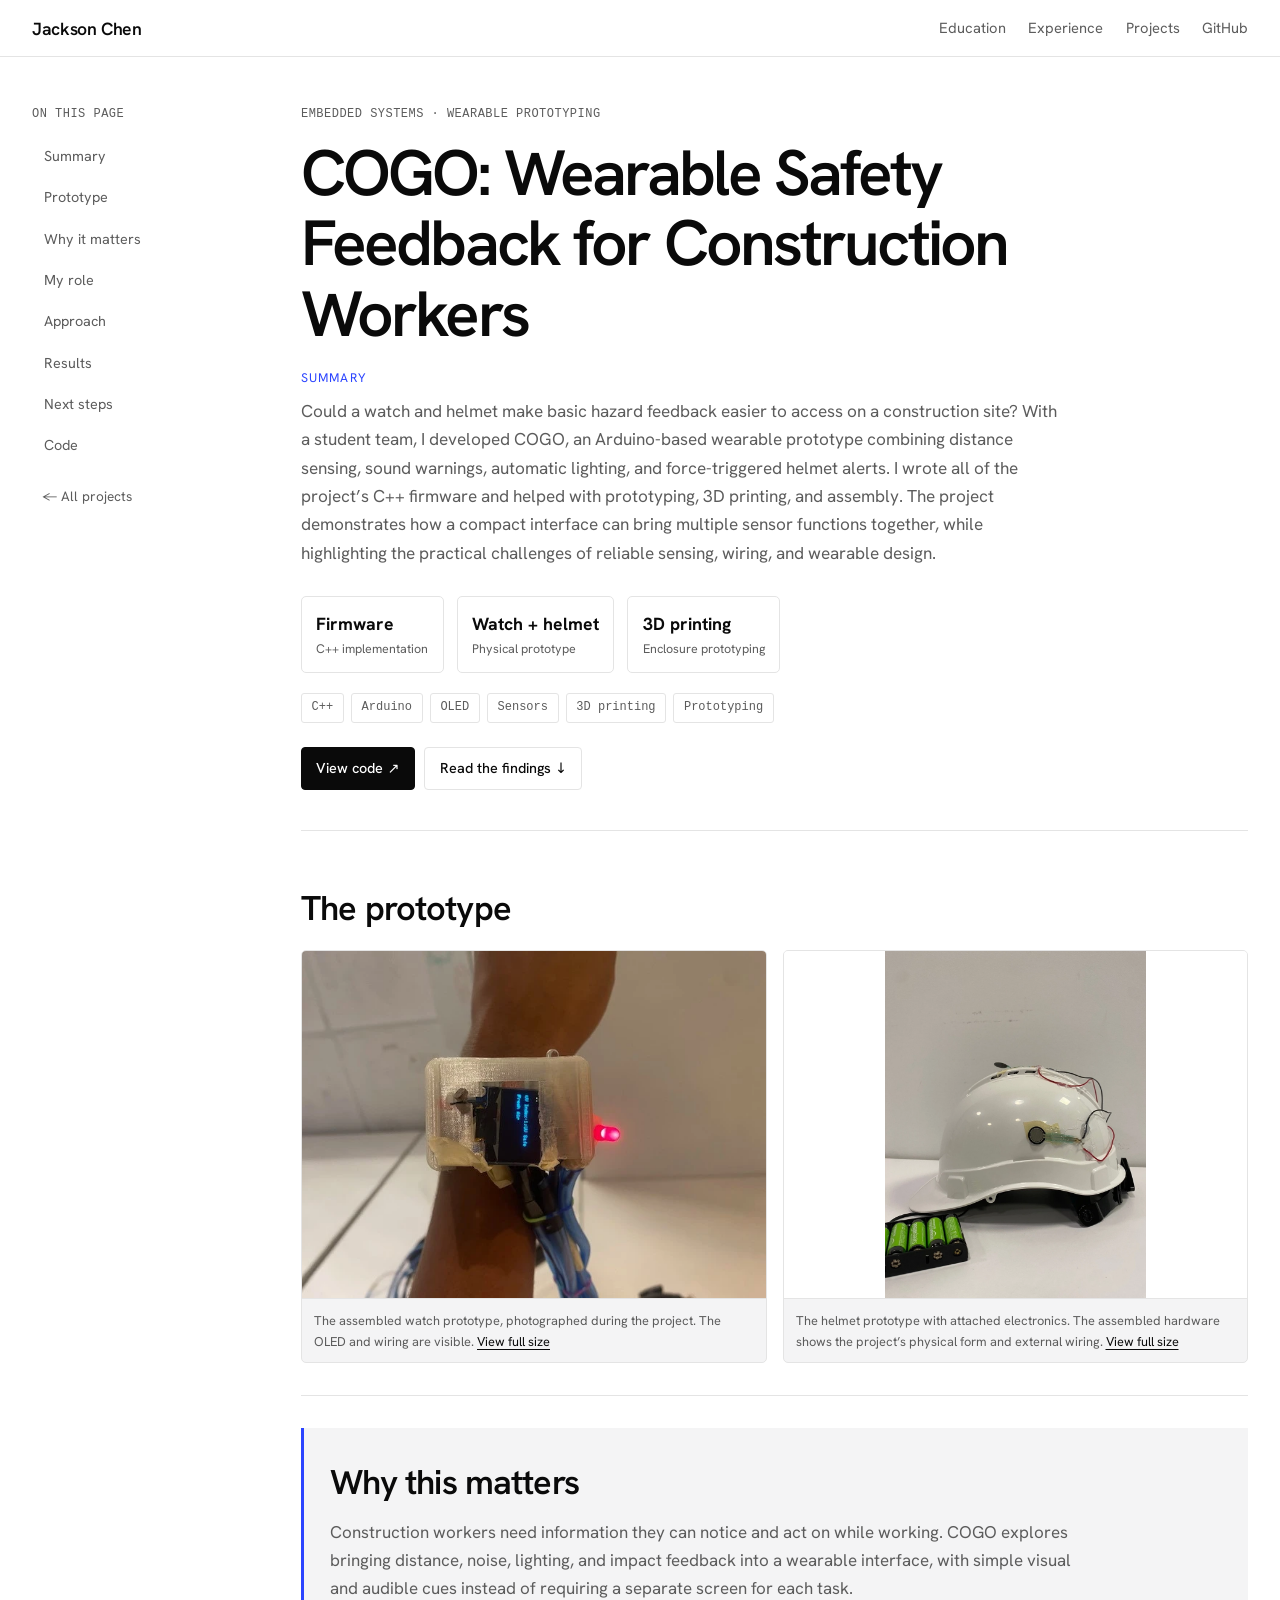
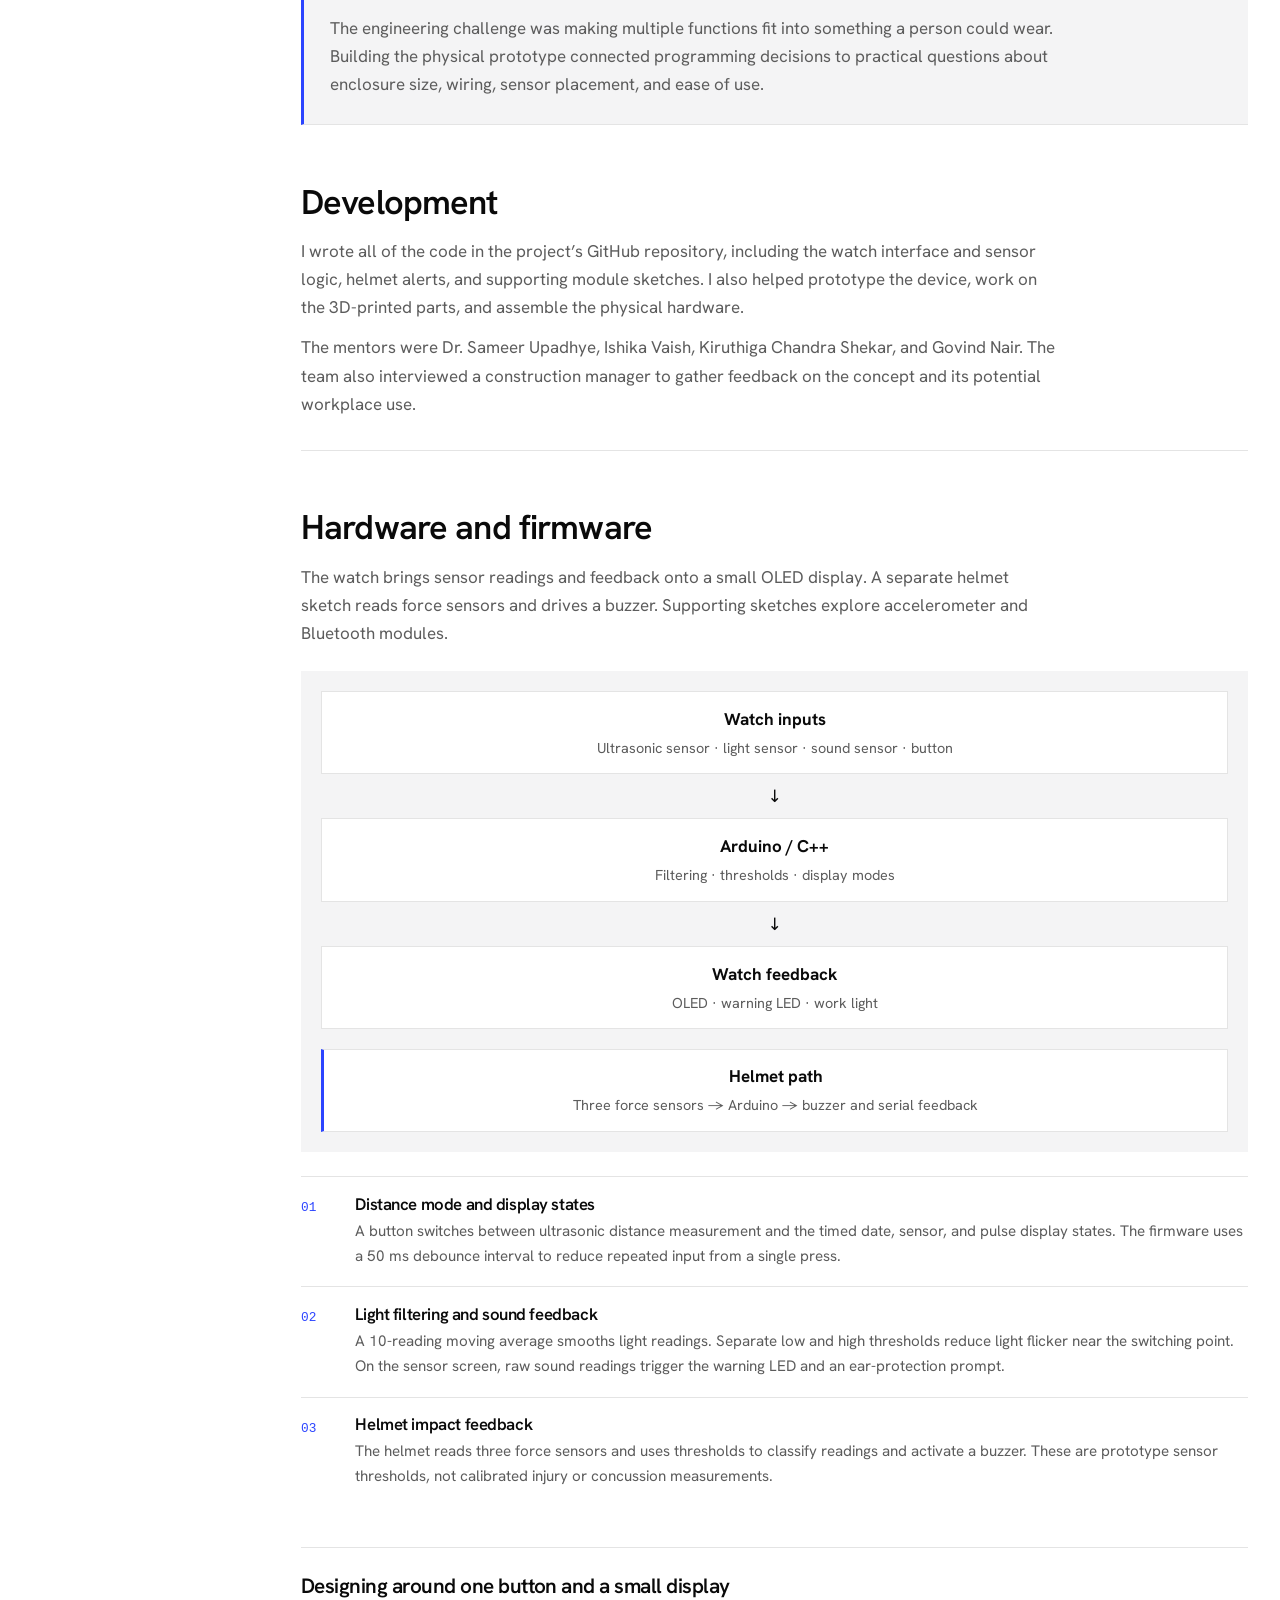
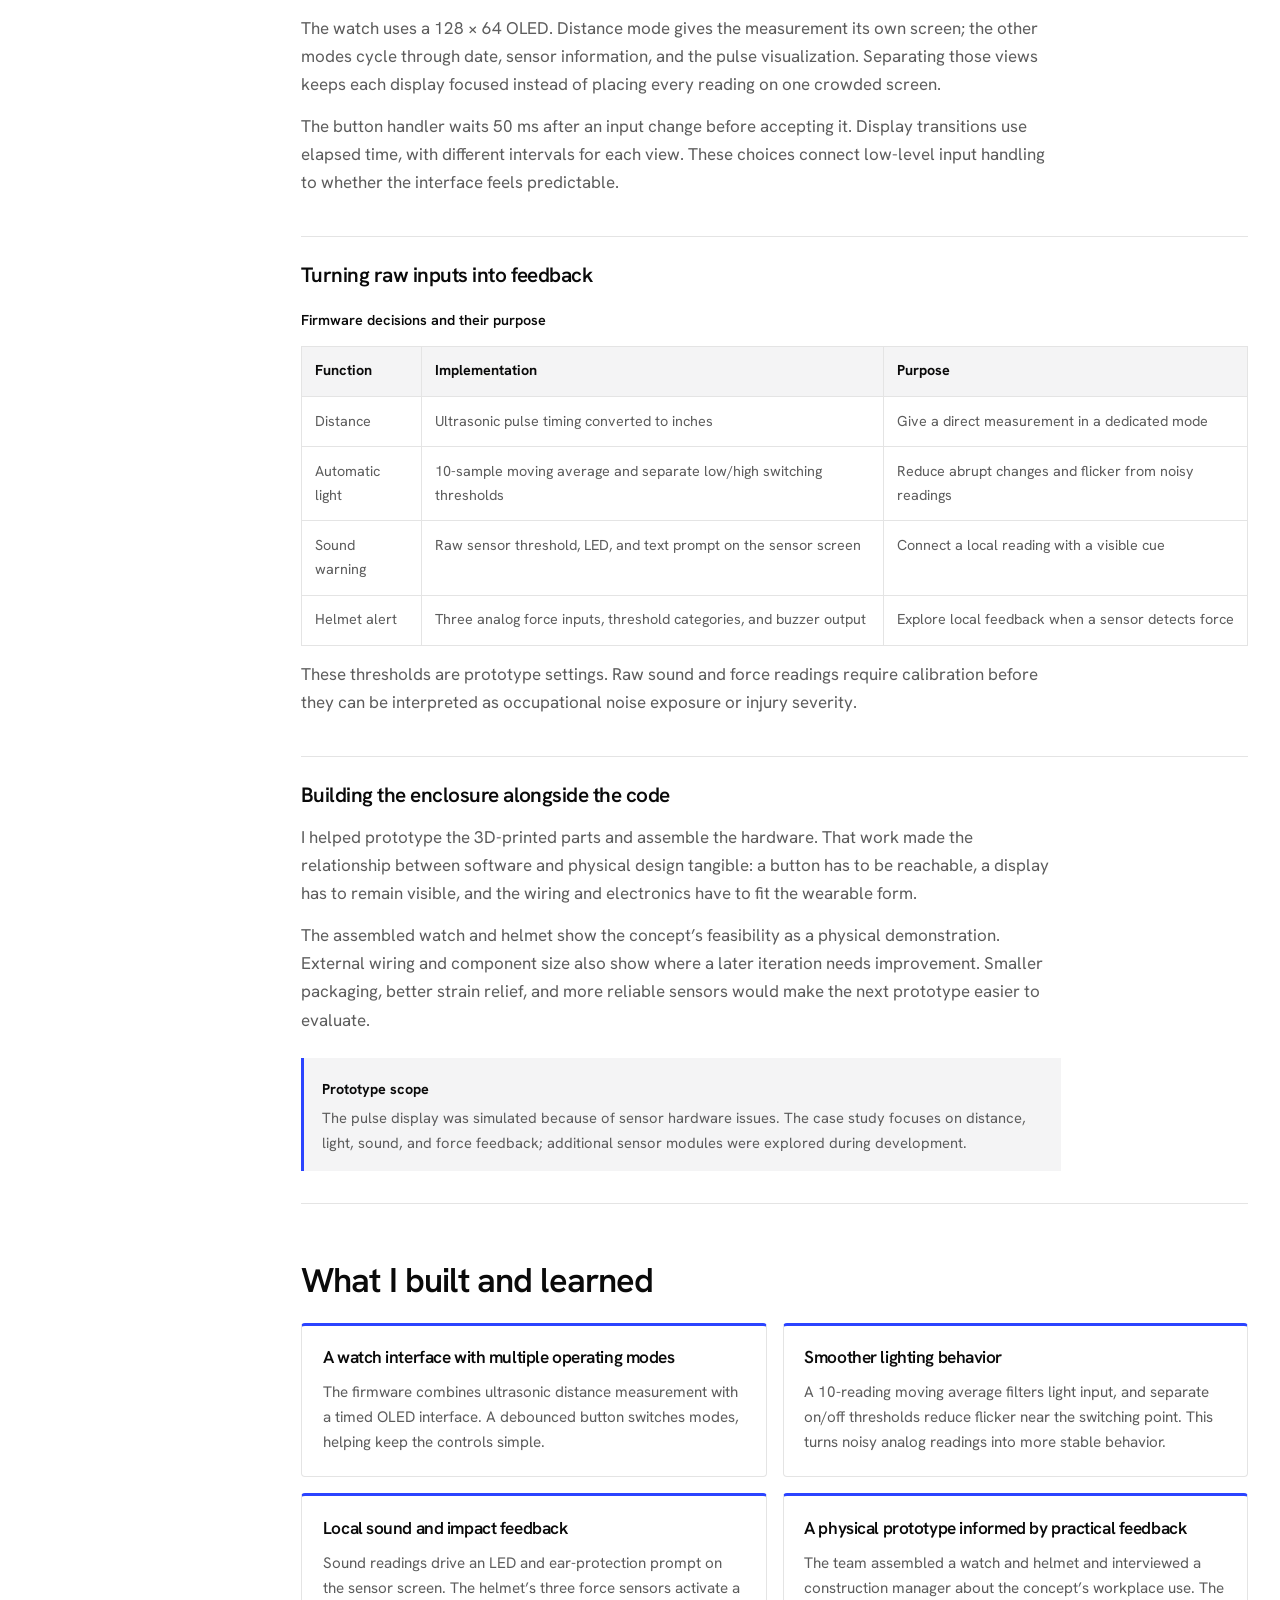
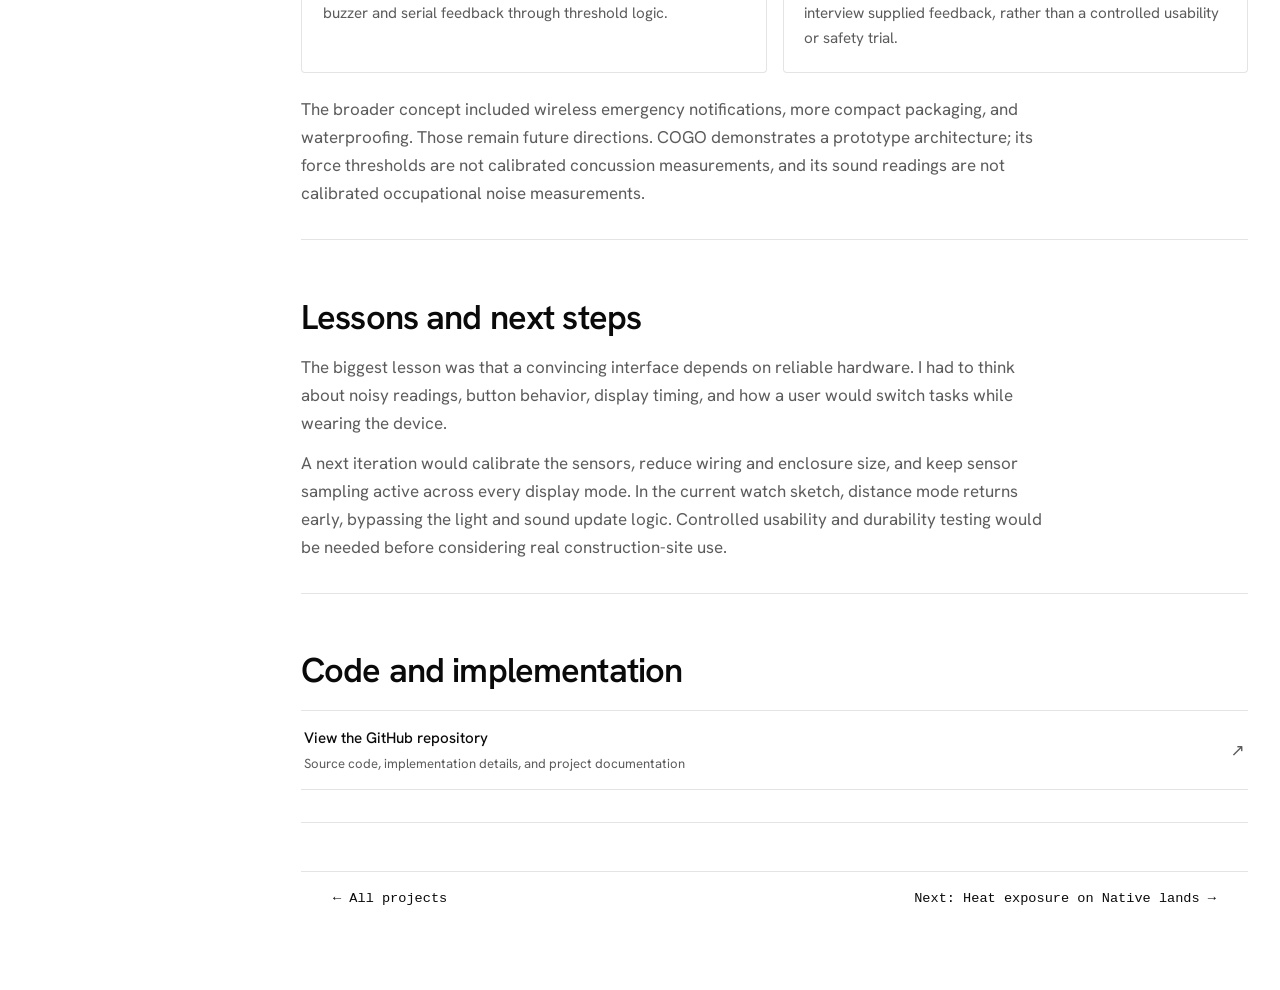
<file: Projects/Three.html>
<!DOCTYPE html>
<html lang="en"><head>
<meta charset="UTF-8"><meta name="viewport" content="width=device-width, initial-scale=1.0">
<meta name="description" content="Could a watch and helmet make basic hazard feedback easier to access on a construction site? With a student team, I developed COGO, an Arduino-based wearable prototype combining distance sensing, sound warnings, automatic lighting, and force-triggered helmet alerts. I wrote all of the project’s C++ firmware and helped with prototyping, 3D printing, and assembly. The project demonstrates how a compact interface can bring multiple sensor functions together, while highlighting the practical challenges of reliable sensing, wiring, and wearable design.">
<title>COGO: Wearable Safety Feedback for Construction Workers | Jackson Chen</title>
<link rel="preconnect" href="https://fonts.googleapis.com"><link rel="preconnect" href="https://fonts.gstatic.com" crossorigin>
<link href="https://fonts.googleapis.com/css2?family=Hanken+Grotesk:wght@400;500;600&amp;family=Newsreader:wght@500;600&amp;display=swap" rel="stylesheet">
<link rel="stylesheet" href="../style.css"><link rel="stylesheet" href="project.css">
</head><body><a class="skip-link" href="#main-content">Skip to project</a>
<header class="topbar"><a class="brand" href="../index.html">Jackson Chen</a><nav aria-label="Main">
<a href="../index.html#education">Education</a><a href="../index.html#experience">Experience</a><a href="../index.html#projects">Projects</a>
<a href="https://github.com/Jacksonc2630" target="_blank" rel="noopener">GitHub</a></nav></header>
<main class="project-page" id="main-content"><div class="project-layout">
<aside class="project-sidebar" aria-label="Project navigation"><p class="sidebar-label">On this page</p><nav class="section-nav"><a href="#overview">Summary</a><a href="#prototype">Prototype</a><a href="#significance">Why it matters</a><a href="#contribution">My role</a><a href="#approach">Approach</a><a href="#results">Results</a><a href="#lessons">Next steps</a><a href="#resources">Code</a></nav><a class="sidebar-back" href="../index.html#projects">← All projects</a></aside>
<article class="project-content"><header class="project-header" id="overview"><p class="eyebrow">Embedded systems · Wearable prototyping</p><h1>COGO: Wearable Safety Feedback for Construction Workers</h1><p class="abstract-label">Summary</p><p class="project-lede">Could a watch and helmet make basic hazard feedback easier to access on a construction site? With a student team, I developed COGO, an Arduino-based wearable prototype combining distance sensing, sound warnings, automatic lighting, and force-triggered helmet alerts. I wrote all of the project’s C++ firmware and helped with prototyping, 3D printing, and assembly. The project demonstrates how a compact interface can bring multiple sensor functions together, while highlighting the practical challenges of reliable sensing, wiring, and wearable design.</p>
<ul class="project-facts"><li><strong>Firmware</strong><span>C++ implementation</span></li>
<li><strong>Watch + helmet</strong><span>Physical prototype</span></li>
<li><strong>3D printing</strong><span>Enclosure prototyping</span></li></ul><ul class="tool-list" aria-label="Tools and methods"><li>C++</li>
<li>Arduino</li>
<li>OLED</li>
<li>Sensors</li>
<li>3D printing</li>
<li>Prototyping</li></ul>
<div class="project-actions"><a class="project-button project-button-primary" href="https://github.com/Jacksonc2630/ConstructionWorkersOnTheGo" target="_blank" rel="noopener">View code ↗</a><a class="project-button" href="#results">Read the findings ↓</a></div></header>
<section class="project-section" id="prototype"><h2>The prototype</h2><div class="figure-grid"><figure class="project-figure"><a href="assets/cogo-watch.webp" target="_blank" rel="noopener" aria-label="Open full-size image: Physical COGO watch prototype worn on a wrist with an OLED display and external wiring"><img src="assets/cogo-watch.webp" alt="Physical COGO watch prototype worn on a wrist with an OLED display and external wiring" loading="lazy" decoding="async"></a><figcaption>The assembled watch prototype, photographed during the project. The OLED and wiring are visible. <a href="assets/cogo-watch.webp" target="_blank" rel="noopener">View full size</a></figcaption></figure><figure class="project-figure"><a href="assets/cogo-helmet.webp" target="_blank" rel="noopener" aria-label="Open full-size image: COGO hard-hat prototype with attached sensors, wiring, and battery holder"><img src="assets/cogo-helmet.webp" alt="COGO hard-hat prototype with attached sensors, wiring, and battery holder" loading="lazy" decoding="async"></a><figcaption>The helmet prototype with attached electronics. The assembled hardware shows the project’s physical form and external wiring. <a href="assets/cogo-helmet.webp" target="_blank" rel="noopener">View full size</a></figcaption></figure></div></section>



<section class="project-section" id="significance"><h2>Why this matters</h2><p>Construction workers need information they can notice and act on while working. COGO explores bringing distance, noise, lighting, and impact feedback into a wearable interface, with simple visual and audible cues instead of requiring a separate screen for each task.</p>
<p>The engineering challenge was making multiple functions fit into something a person could wear. Building the physical prototype connected programming decisions to practical questions about enclosure size, wiring, sensor placement, and ease of use.</p></section>



<section class="project-section" id="contribution"><h2>Development</h2><p>I wrote all of the code in the project’s GitHub repository, including the watch interface and sensor logic, helmet alerts, and supporting module sketches. I also helped prototype the device, work on the 3D-printed parts, and assemble the physical hardware.</p>
<p>The mentors were Dr. Sameer Upadhye, Ishika Vaish, Kiruthiga Chandra Shekar, and Govind Nair. The team also interviewed a construction manager to gather feedback on the concept and its potential workplace use.</p></section>



<section class="project-section" id="approach"><h2>Hardware and firmware</h2><p>The watch brings sensor readings and feedback onto a small OLED display. A separate helmet sketch reads force sensors and drives a buzzer. Supporting sketches explore accelerometer and Bluetooth modules.</p><div class="hardware-flow" aria-label="Prototype architecture"><div><strong>Watch inputs</strong><span>Ultrasonic sensor · light sensor · sound sensor · button</span></div><span aria-hidden="true">↓</span><div><strong>Arduino / C++</strong><span>Filtering · thresholds · display modes</span></div><span aria-hidden="true">↓</span><div><strong>Watch feedback</strong><span>OLED · warning LED · work light</span></div><div class="helmet-flow"><strong>Helmet path</strong><span>Three force sensors → Arduino → buzzer and serial feedback</span></div></div><ol class="method-steps"><li><span class="step-number" aria-hidden="true">01</span><div><h3>Distance mode and display states</h3><p>A button switches between ultrasonic distance measurement and the timed date, sensor, and pulse display states. The firmware uses a 50 ms debounce interval to reduce repeated input from a single press.</p></div></li>
<li><span class="step-number" aria-hidden="true">02</span><div><h3>Light filtering and sound feedback</h3><p>A 10-reading moving average smooths light readings. Separate low and high thresholds reduce light flicker near the switching point. On the sensor screen, raw sound readings trigger the warning LED and an ear-protection prompt.</p></div></li>
<li><span class="step-number" aria-hidden="true">03</span><div><h3>Helmet impact feedback</h3><p>The helmet reads three force sensors and uses thresholds to classify readings and activate a buzzer. These are prototype sensor thresholds, not calibrated injury or concussion measurements.</p></div></li></ol><div class="approach-stage"><h3>Designing around one button and a small display</h3><p>The watch uses a 128 × 64 OLED. Distance mode gives the measurement its own screen; the other modes cycle through date, sensor information, and the pulse visualization. Separating those views keeps each display focused instead of placing every reading on one crowded screen.</p>
<p>The button handler waits 50 ms after an input change before accepting it. Display transitions use elapsed time, with different intervals for each view. These choices connect low-level input handling to whether the interface feels predictable.</p></div><div class="approach-stage"><h3>Turning raw inputs into feedback</h3><div class="table-scroll"><table class="project-table"><caption>Firmware decisions and their purpose</caption><thead><tr><th>Function</th><th>Implementation</th><th>Purpose</th></tr></thead><tbody><tr><td>Distance</td><td>Ultrasonic pulse timing converted to inches</td><td>Give a direct measurement in a dedicated mode</td></tr><tr><td>Automatic light</td><td>10-sample moving average and separate low/high switching thresholds</td><td>Reduce abrupt changes and flicker from noisy readings</td></tr><tr><td>Sound warning</td><td>Raw sensor threshold, LED, and text prompt on the sensor screen</td><td>Connect a local reading with a visible cue</td></tr><tr><td>Helmet alert</td><td>Three analog force inputs, threshold categories, and buzzer output</td><td>Explore local feedback when a sensor detects force</td></tr></tbody></table></div><p>These thresholds are prototype settings. Raw sound and force readings require calibration before they can be interpreted as occupational noise exposure or injury severity.</p></div><div class="approach-stage"><h3>Building the enclosure alongside the code</h3><p>I helped prototype the 3D-printed parts and assemble the hardware. That work made the relationship between software and physical design tangible: a button has to be reachable, a display has to remain visible, and the wiring and electronics have to fit the wearable form.</p>
<p>The assembled watch and helmet show the concept’s feasibility as a physical demonstration. External wiring and component size also show where a later iteration needs improvement. Smaller packaging, better strain relief, and more reliable sensors would make the next prototype easier to evaluate.</p></div><aside class="project-callout"><strong>Prototype scope</strong><p>The pulse display was simulated because of sensor hardware issues. The case study focuses on distance, light, sound, and force feedback; additional sensor modules were explored during development.</p></aside></section>



<section class="project-section" id="results"><h2>What I built and learned</h2><div class="findings"><div class="finding"><h3>A watch interface with multiple operating modes</h3><p>The firmware combines ultrasonic distance measurement with a timed OLED interface. A debounced button switches modes, helping keep the controls simple.</p></div><div class="finding"><h3>Smoother lighting behavior</h3><p>A 10-reading moving average filters light input, and separate on/off thresholds reduce flicker near the switching point. This turns noisy analog readings into more stable behavior.</p></div><div class="finding"><h3>Local sound and impact feedback</h3><p>Sound readings drive an LED and ear-protection prompt on the sensor screen. The helmet’s three force sensors activate a buzzer and serial feedback through threshold logic.</p></div><div class="finding"><h3>A physical prototype informed by practical feedback</h3><p>The team assembled a watch and helmet and interviewed a construction manager about the concept’s workplace use. The interview supplied feedback, rather than a controlled usability or safety trial.</p></div></div>
<p>The broader concept included wireless emergency notifications, more compact packaging, and waterproofing. Those remain future directions. COGO demonstrates a prototype architecture; its force thresholds are not calibrated concussion measurements, and its sound readings are not calibrated occupational noise measurements.</p></section>



<section class="project-section" id="lessons"><h2>Lessons and next steps</h2><p>The biggest lesson was that a convincing interface depends on reliable hardware. I had to think about noisy readings, button behavior, display timing, and how a user would switch tasks while wearing the device.</p>
<p>A next iteration would calibrate the sensors, reduce wiring and enclosure size, and keep sensor sampling active across every display mode. In the current watch sketch, distance mode returns early, bypassing the light and sound update logic. Controlled usability and durability testing would be needed before considering real construction-site use.</p></section>



<section class="project-section" id="resources"><h2>Code and implementation</h2><div class="resource-list"><a href="https://github.com/Jacksonc2630/ConstructionWorkersOnTheGo" target="_blank" rel="noopener"><span><strong>View the GitHub repository</strong><small>Source code, implementation details, and project documentation</small></span><span aria-hidden="true">↗</span></a></div></section>



<footer class="project-footer"><a href="../index.html#projects">← All projects</a><a href="One.html">Next: Heat exposure on Native lands →</a></footer></article></div></main></body></html>
</file>
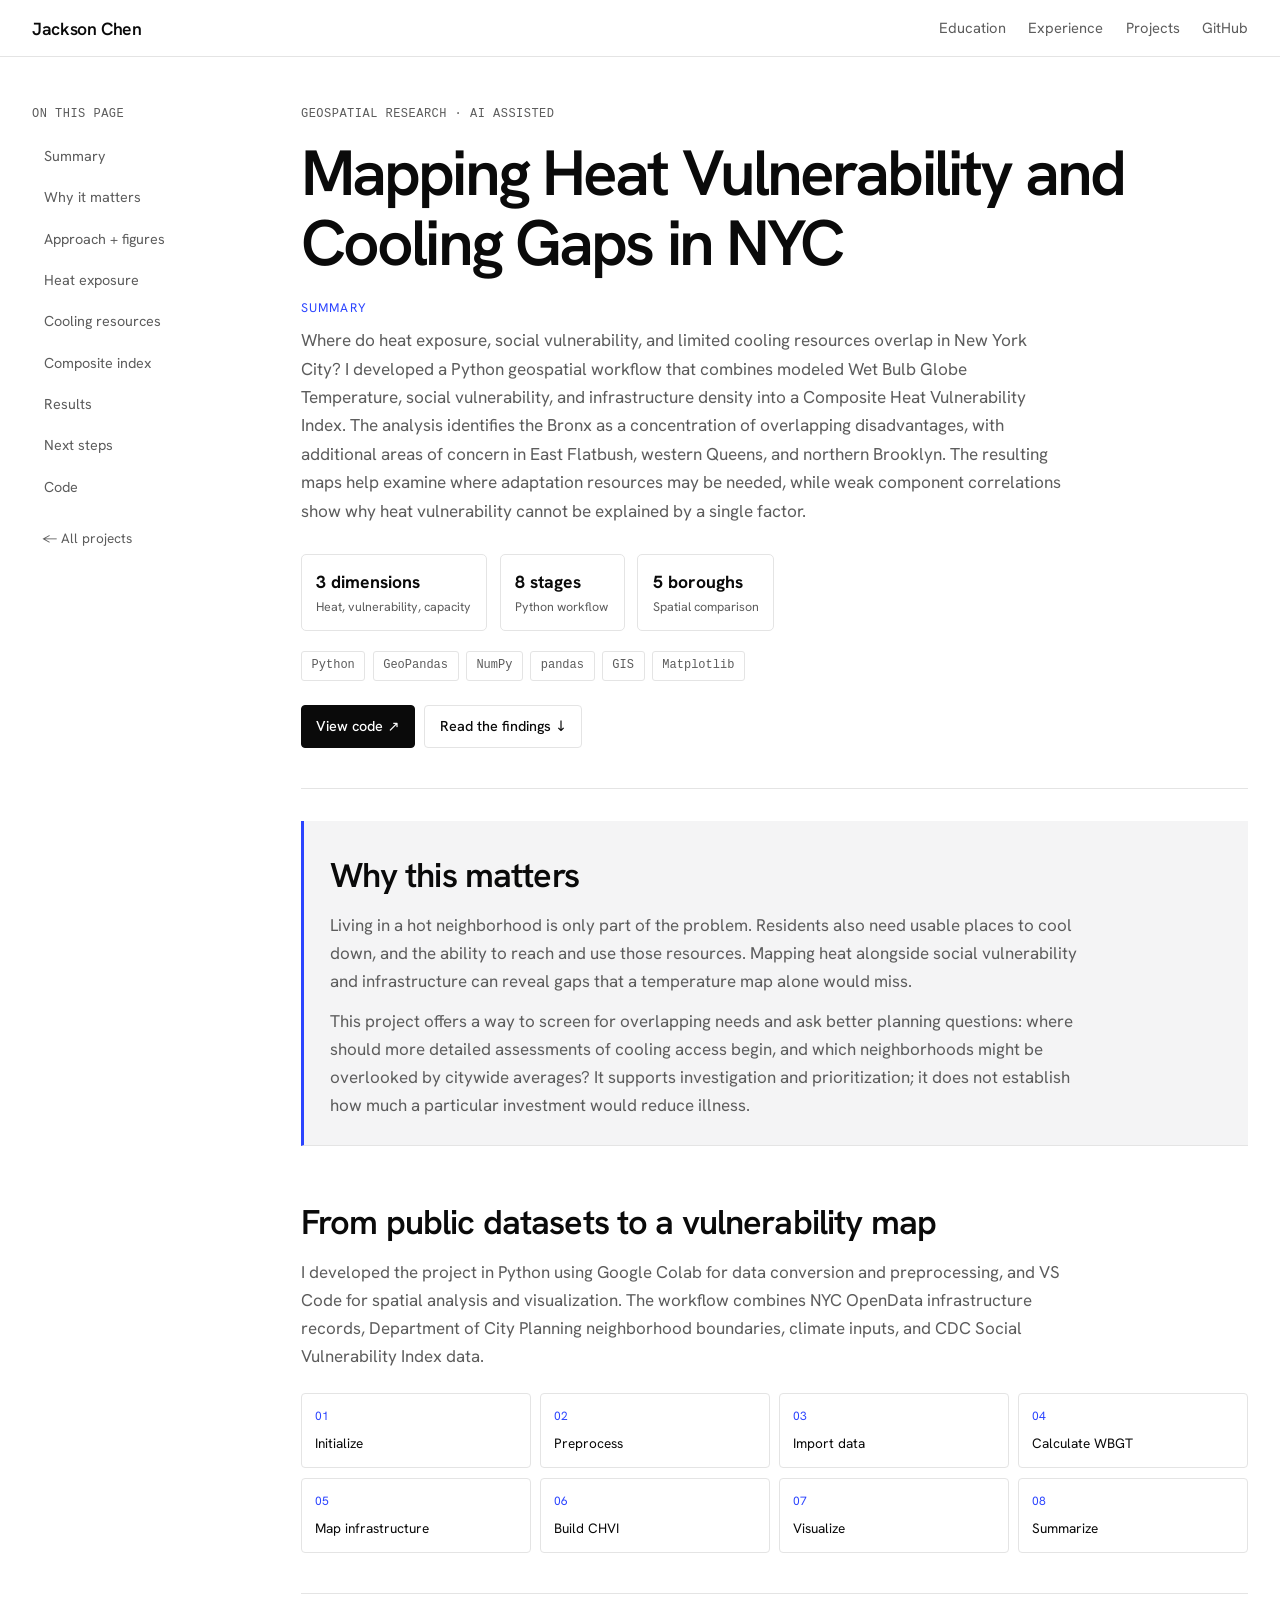
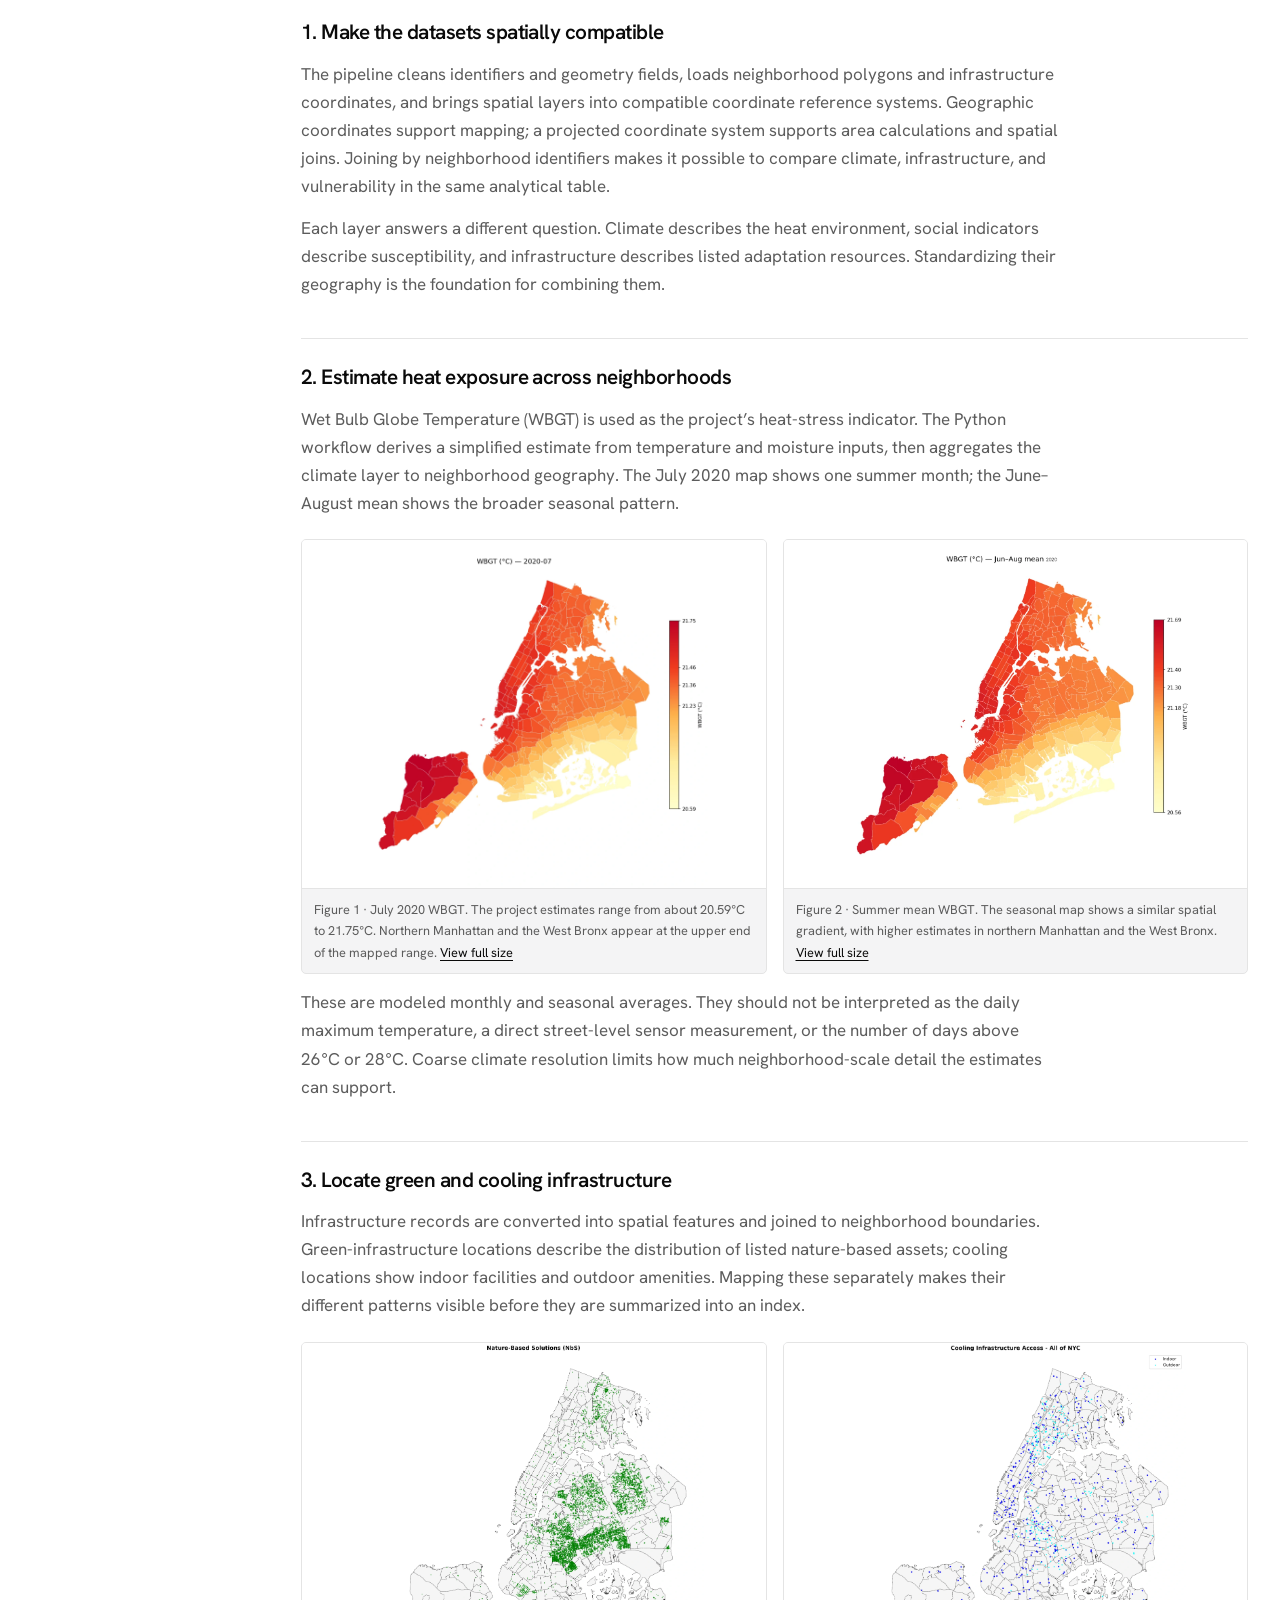
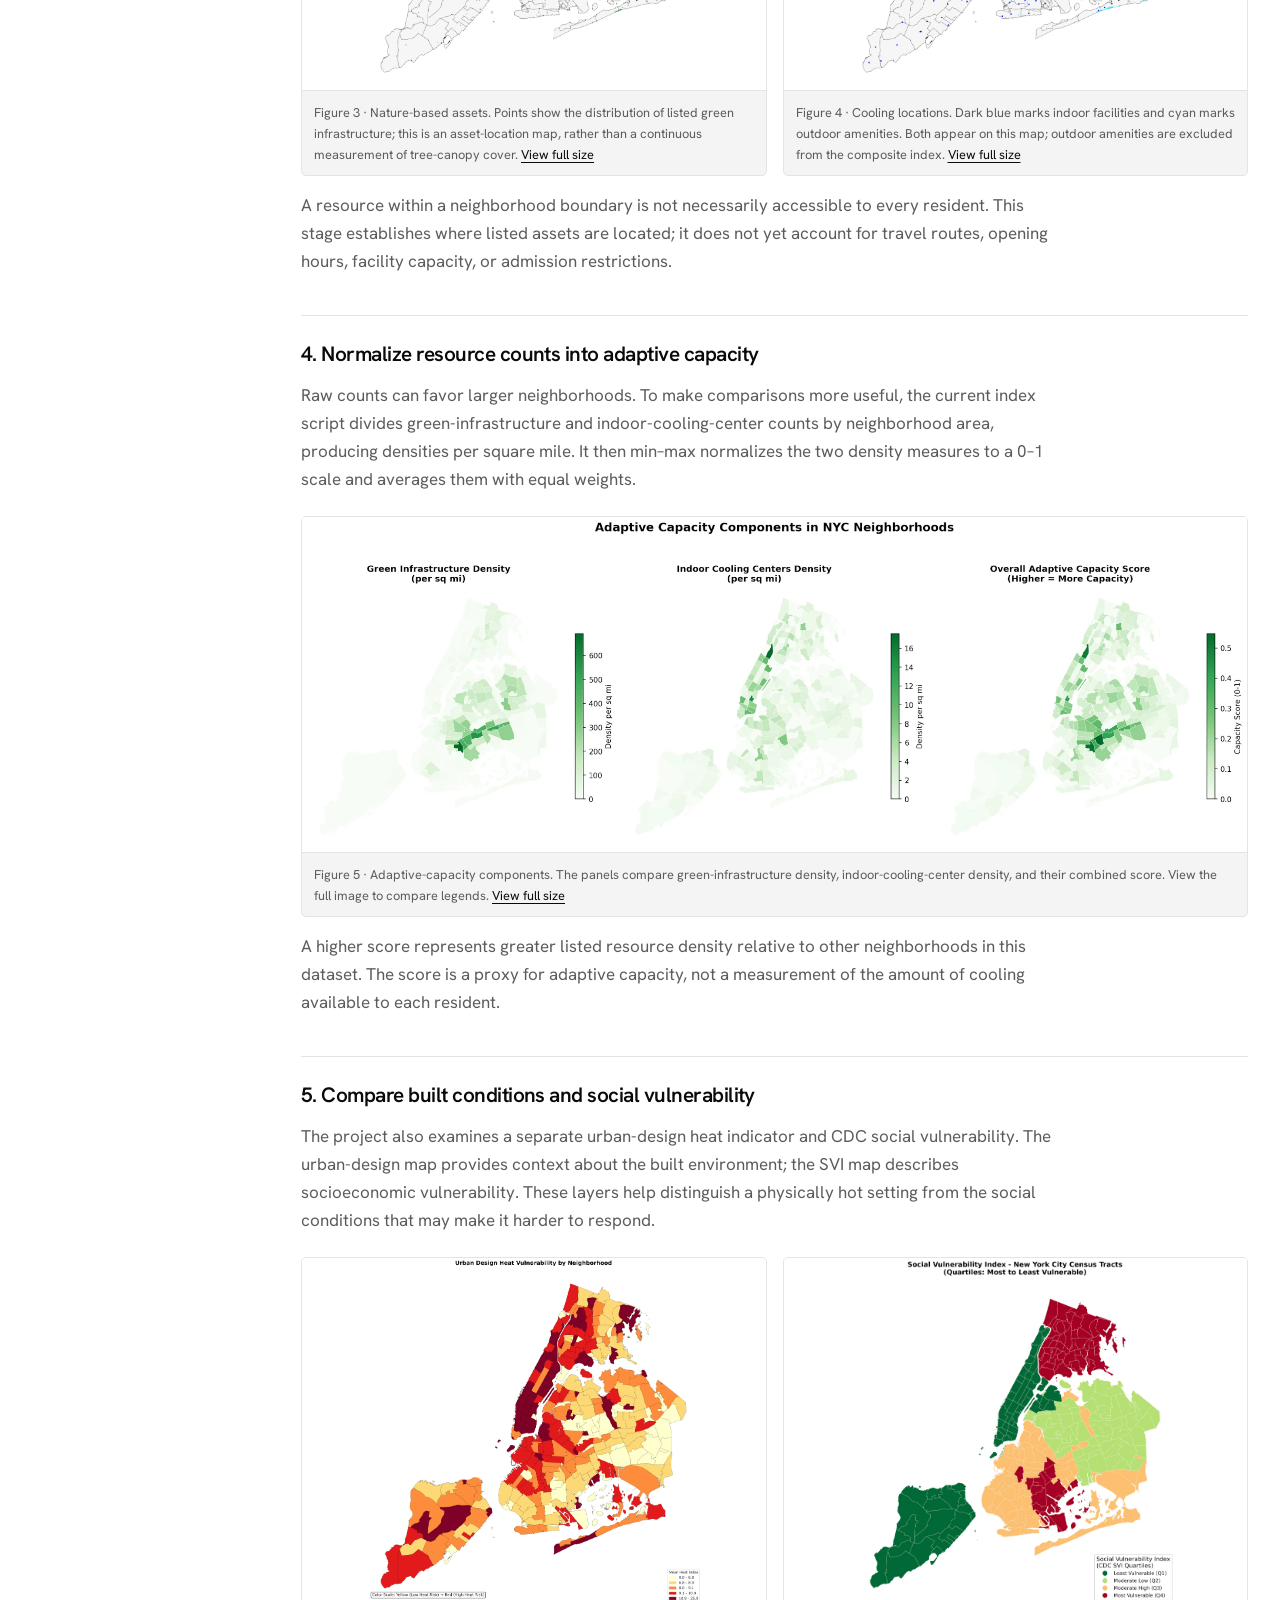
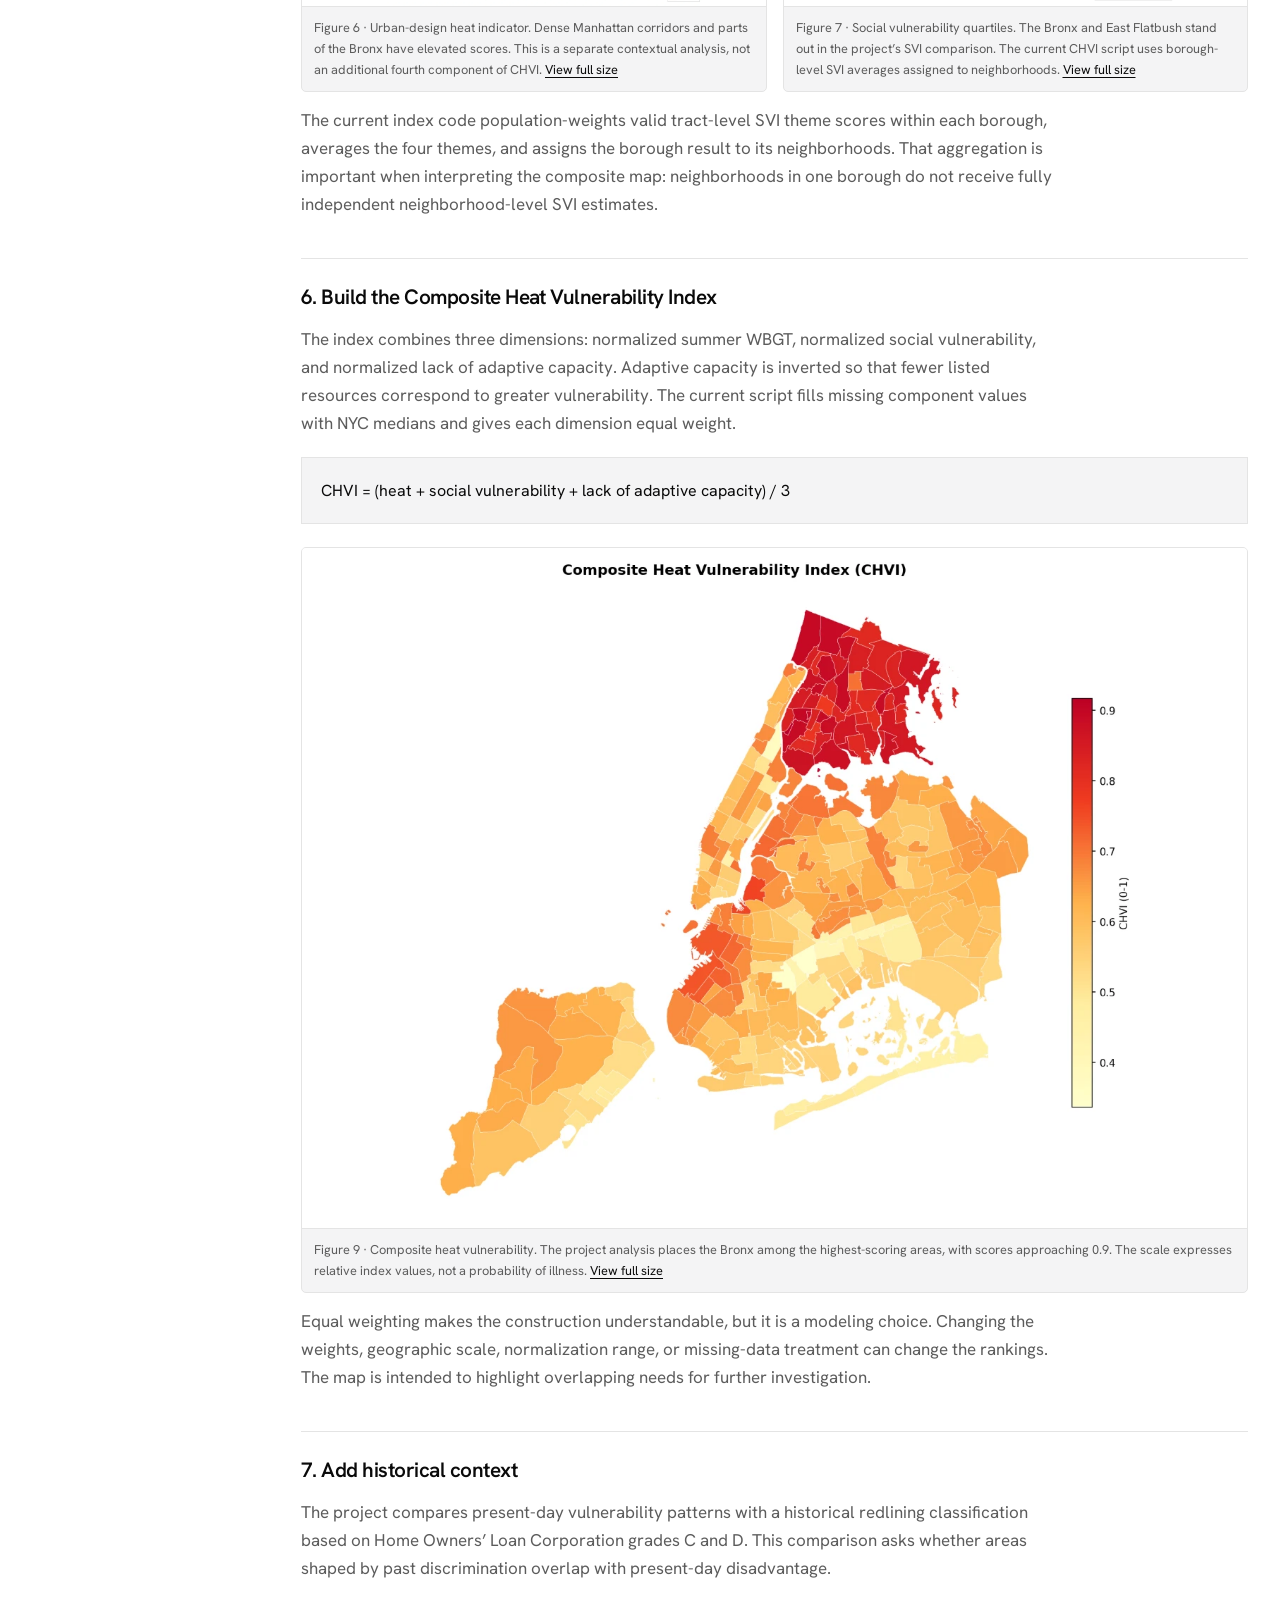
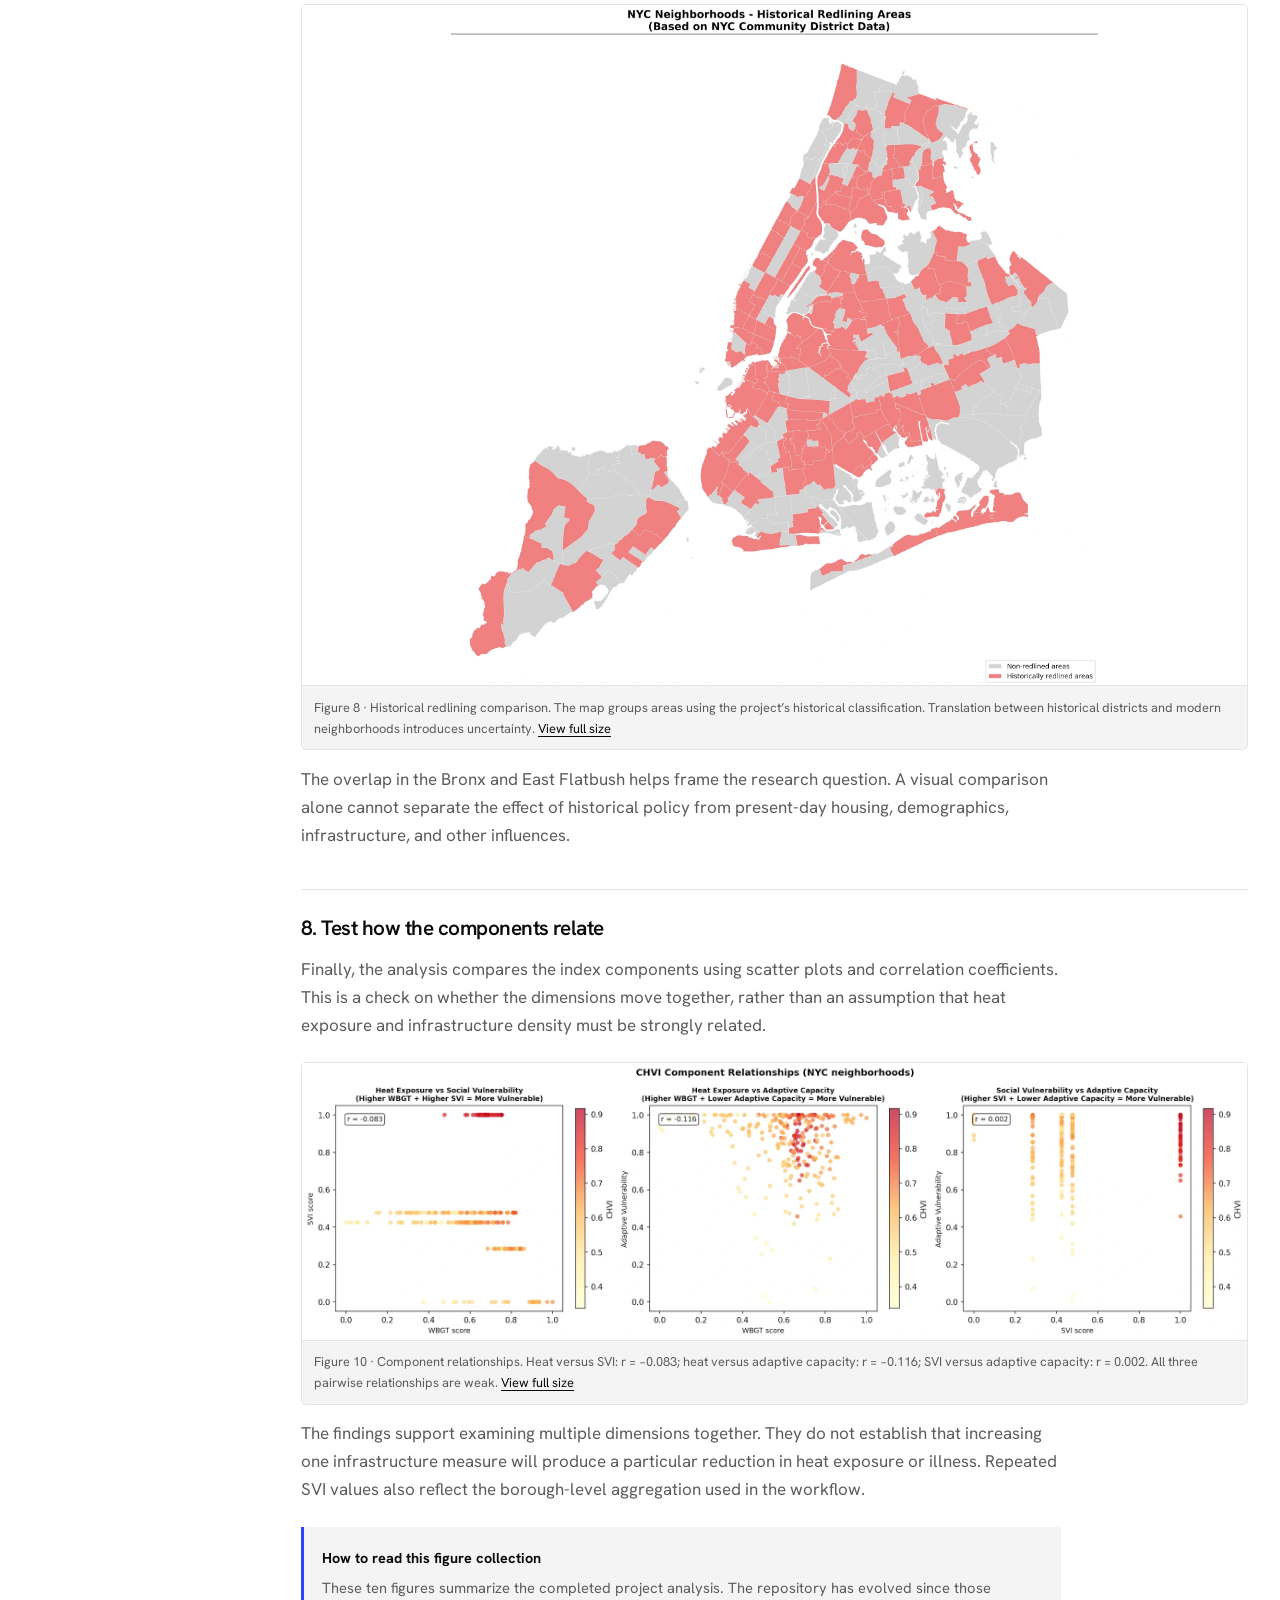
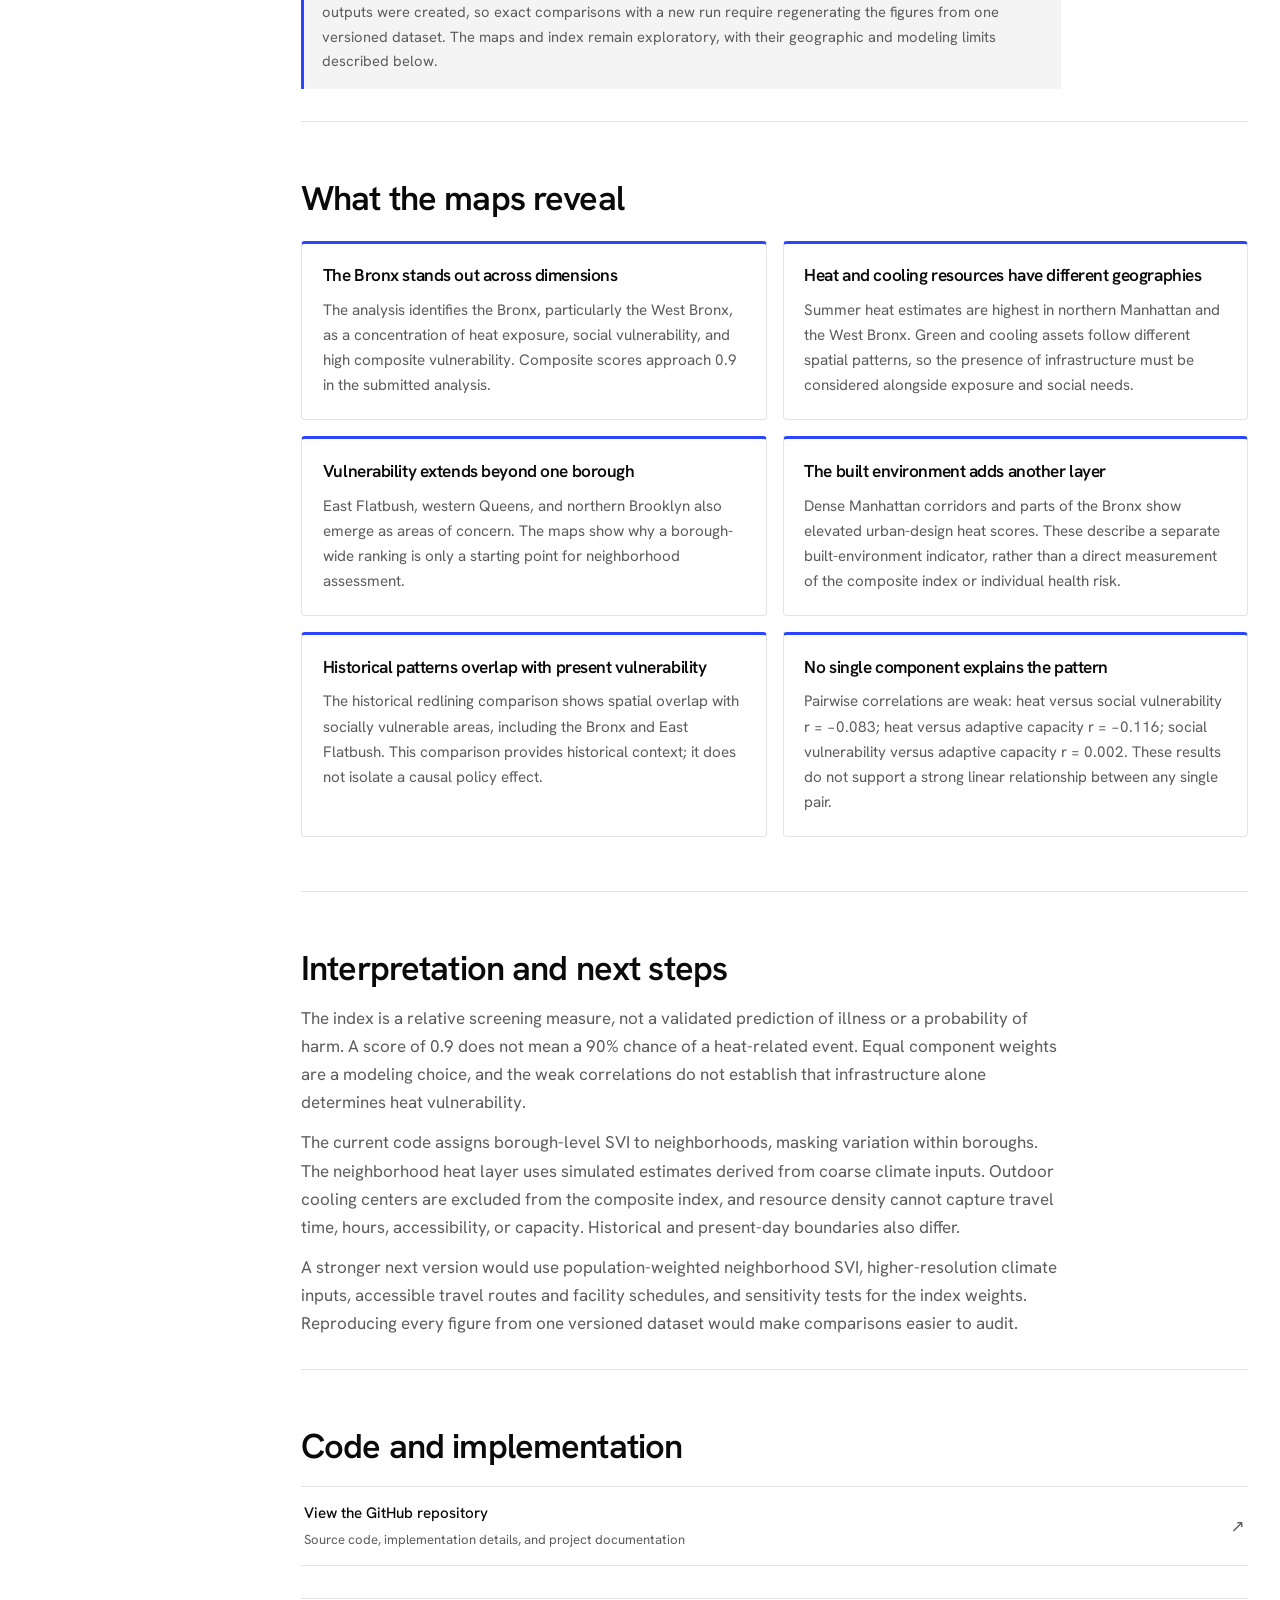
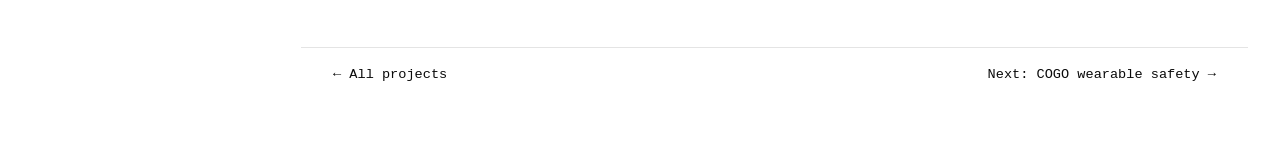
<file: Projects/Two.html>
<!DOCTYPE html>
<html lang="en"><head>
<meta charset="UTF-8"><meta name="viewport" content="width=device-width, initial-scale=1.0">
<meta name="description" content="Where do heat exposure, social vulnerability, and limited cooling resources overlap in New York City? I developed a Python geospatial workflow that combines modeled Wet Bulb Globe Temperature, social vulnerability, and infrastructure density into a Composite Heat Vulnerability Index. The analysis identifies the Bronx as a concentration of overlapping disadvantages, with additional areas of concern in East Flatbush, western Queens, and northern Brooklyn. The resulting maps help examine where adaptation resources may be needed, while weak component correlations show why heat vulnerability cannot be explained by a single factor.">
<title>Mapping Heat Vulnerability and Cooling Gaps in NYC | Jackson Chen</title>
<link rel="preconnect" href="https://fonts.googleapis.com"><link rel="preconnect" href="https://fonts.gstatic.com" crossorigin>
<link href="https://fonts.googleapis.com/css2?family=Hanken+Grotesk:wght@400;500;600&amp;family=Newsreader:wght@500;600&amp;display=swap" rel="stylesheet">
<link rel="stylesheet" href="../style.css"><link rel="stylesheet" href="project.css">
</head><body><a class="skip-link" href="#main-content">Skip to project</a>
<header class="topbar"><a class="brand" href="../index.html">Jackson Chen</a><nav aria-label="Main">
<a href="../index.html#education">Education</a><a href="../index.html#experience">Experience</a><a href="../index.html#projects">Projects</a>
<a href="https://github.com/Jacksonc2630" target="_blank" rel="noopener">GitHub</a></nav></header>
<main class="project-page" id="main-content"><div class="project-layout">
<aside class="project-sidebar" aria-label="Project navigation"><p class="sidebar-label">On this page</p><nav class="section-nav"><a href="#overview">Summary</a><a href="#significance">Why it matters</a><a href="#approach">Approach + figures</a><a href="#heat-exposure">Heat exposure</a><a href="#cooling-resources">Cooling resources</a><a href="#composite-index">Composite index</a><a href="#results">Results</a><a href="#lessons">Next steps</a><a href="#resources">Code</a></nav><a class="sidebar-back" href="../index.html#projects">← All projects</a></aside>
<article class="project-content"><header class="project-header" id="overview"><p class="eyebrow">Geospatial research · AI assisted</p><h1>Mapping Heat Vulnerability and Cooling Gaps in NYC</h1><p class="abstract-label">Summary</p><p class="project-lede">Where do heat exposure, social vulnerability, and limited cooling resources overlap in New York City? I developed a Python geospatial workflow that combines modeled Wet Bulb Globe Temperature, social vulnerability, and infrastructure density into a Composite Heat Vulnerability Index. The analysis identifies the Bronx as a concentration of overlapping disadvantages, with additional areas of concern in East Flatbush, western Queens, and northern Brooklyn. The resulting maps help examine where adaptation resources may be needed, while weak component correlations show why heat vulnerability cannot be explained by a single factor.</p>
<ul class="project-facts"><li><strong>3 dimensions</strong><span>Heat, vulnerability, capacity</span></li>
<li><strong>8 stages</strong><span>Python workflow</span></li>
<li><strong>5 boroughs</strong><span>Spatial comparison</span></li></ul><ul class="tool-list" aria-label="Tools and methods"><li>Python</li>
<li>GeoPandas</li>
<li>NumPy</li>
<li>pandas</li>
<li>GIS</li>
<li>Matplotlib</li></ul>
<div class="project-actions"><a class="project-button project-button-primary" href="https://github.com/Jacksonc2630/AccessUrbanHeatAdaptationNYC" target="_blank" rel="noopener">View code ↗</a><a class="project-button" href="#results">Read the findings ↓</a></div></header>
<section class="project-section" id="significance"><h2>Why this matters</h2><p>Living in a hot neighborhood is only part of the problem. Residents also need usable places to cool down, and the ability to reach and use those resources. Mapping heat alongside social vulnerability and infrastructure can reveal gaps that a temperature map alone would miss.</p>
<p>This project offers a way to screen for overlapping needs and ask better planning questions: where should more detailed assessments of cooling access begin, and which neighborhoods might be overlooked by citywide averages? It supports investigation and prioritization; it does not establish how much a particular investment would reduce illness.</p></section>




<section class="project-section" id="approach"><h2>From public datasets to a vulnerability map</h2><p>I developed the project in Python using Google Colab for data conversion and preprocessing, and VS Code for spatial analysis and visualization. The workflow combines NYC OpenData infrastructure records, Department of City Planning neighborhood boundaries, climate inputs, and CDC Social Vulnerability Index data.</p><ol class="pipeline" aria-label="Eight processing stages"><li><span>01</span>Initialize</li>
<li><span>02</span>Preprocess</li>
<li><span>03</span>Import data</li>
<li><span>04</span>Calculate WBGT</li>
<li><span>05</span>Map infrastructure</li>
<li><span>06</span>Build CHVI</li>
<li><span>07</span>Visualize</li>
<li><span>08</span>Summarize</li></ol><div class="approach-stage" id="spatial-data"><h3>1. Make the datasets spatially compatible</h3><p>The pipeline cleans identifiers and geometry fields, loads neighborhood polygons and infrastructure coordinates, and brings spatial layers into compatible coordinate reference systems. Geographic coordinates support mapping; a projected coordinate system supports area calculations and spatial joins. Joining by neighborhood identifiers makes it possible to compare climate, infrastructure, and vulnerability in the same analytical table.</p>
<p>Each layer answers a different question. Climate describes the heat environment, social indicators describe susceptibility, and infrastructure describes listed adaptation resources. Standardizing their geography is the foundation for combining them.</p></div>
<div class="approach-stage" id="heat-exposure"><h3>2. Estimate heat exposure across neighborhoods</h3><p>Wet Bulb Globe Temperature (WBGT) is used as the project’s heat-stress indicator. The Python workflow derives a simplified estimate from temperature and moisture inputs, then aggregates the climate layer to neighborhood geography. The July 2020 map shows one summer month; the June–August mean shows the broader seasonal pattern.</p><div class="figure-grid"><figure class="project-figure"><a href="assets/nyc-july-heat.webp" target="_blank" rel="noopener" aria-label="Open full-size image: Neighborhood estimated WBGT for July 2020"><img src="assets/nyc-july-heat.webp" alt="Neighborhood estimated WBGT for July 2020" loading="lazy" decoding="async"></a><figcaption>Figure 1 · July 2020 WBGT. The project estimates range from about 20.59°C to 21.75°C. Northern Manhattan and the West Bronx appear at the upper end of the mapped range. <a href="assets/nyc-july-heat.webp" target="_blank" rel="noopener">View full size</a></figcaption></figure><figure class="project-figure"><a href="assets/nyc-summer-heat.webp" target="_blank" rel="noopener" aria-label="Open full-size image: Estimated June through August 2020 mean WBGT across NYC neighborhoods"><img src="assets/nyc-summer-heat.webp" alt="Estimated June through August 2020 mean WBGT across NYC neighborhoods" loading="lazy" decoding="async"></a><figcaption>Figure 2 · Summer mean WBGT. The seasonal map shows a similar spatial gradient, with higher estimates in northern Manhattan and the West Bronx. <a href="assets/nyc-summer-heat.webp" target="_blank" rel="noopener">View full size</a></figcaption></figure></div><p>These are modeled monthly and seasonal averages. They should not be interpreted as the daily maximum temperature, a direct street-level sensor measurement, or the number of days above 26°C or 28°C. Coarse climate resolution limits how much neighborhood-scale detail the estimates can support.</p></div>
<div class="approach-stage" id="cooling-resources"><h3>3. Locate green and cooling infrastructure</h3><p>Infrastructure records are converted into spatial features and joined to neighborhood boundaries. Green-infrastructure locations describe the distribution of listed nature-based assets; cooling locations show indoor facilities and outdoor amenities. Mapping these separately makes their different patterns visible before they are summarized into an index.</p><div class="figure-grid"><figure class="project-figure"><a href="assets/nyc-green-locations.webp" target="_blank" rel="noopener" aria-label="Open full-size image: Nature-based infrastructure locations mapped across New York City"><img src="assets/nyc-green-locations.webp" alt="Nature-based infrastructure locations mapped across New York City" loading="lazy" decoding="async"></a><figcaption>Figure 3 · Nature-based assets. Points show the distribution of listed green infrastructure; this is an asset-location map, rather than a continuous measurement of tree-canopy cover. <a href="assets/nyc-green-locations.webp" target="_blank" rel="noopener">View full size</a></figcaption></figure><figure class="project-figure"><a href="assets/nyc-cooling-locations.webp" target="_blank" rel="noopener" aria-label="Open full-size image: Indoor and outdoor cooling infrastructure locations across New York City"><img src="assets/nyc-cooling-locations.webp" alt="Indoor and outdoor cooling infrastructure locations across New York City" loading="lazy" decoding="async"></a><figcaption>Figure 4 · Cooling locations. Dark blue marks indoor facilities and cyan marks outdoor amenities. Both appear on this map; outdoor amenities are excluded from the composite index. <a href="assets/nyc-cooling-locations.webp" target="_blank" rel="noopener">View full size</a></figcaption></figure></div><p>A resource within a neighborhood boundary is not necessarily accessible to every resident. This stage establishes where listed assets are located; it does not yet account for travel routes, opening hours, facility capacity, or admission restrictions.</p></div>
<div class="approach-stage" id="adaptive-capacity"><h3>4. Normalize resource counts into adaptive capacity</h3><p>Raw counts can favor larger neighborhoods. To make comparisons more useful, the current index script divides green-infrastructure and indoor-cooling-center counts by neighborhood area, producing densities per square mile. It then min–max normalizes the two density measures to a 0–1 scale and averages them with equal weights.</p><div class="figure-grid"><figure class="project-figure figure-wide"><a href="assets/nyc-adaptive-capacity.webp" target="_blank" rel="noopener" aria-label="Open full-size image: Green infrastructure density, indoor cooling center density, and overall adaptive capacity maps"><img src="assets/nyc-adaptive-capacity.webp" alt="Green infrastructure density, indoor cooling center density, and overall adaptive capacity maps" loading="lazy" decoding="async"></a><figcaption>Figure 5 · Adaptive-capacity components. The panels compare green-infrastructure density, indoor-cooling-center density, and their combined score. View the full image to compare legends. <a href="assets/nyc-adaptive-capacity.webp" target="_blank" rel="noopener">View full size</a></figcaption></figure></div><p>A higher score represents greater listed resource density relative to other neighborhoods in this dataset. The score is a proxy for adaptive capacity, not a measurement of the amount of cooling available to each resident.</p></div>
<div class="approach-stage" id="social-context"><h3>5. Compare built conditions and social vulnerability</h3><p>The project also examines a separate urban-design heat indicator and CDC social vulnerability. The urban-design map provides context about the built environment; the SVI map describes socioeconomic vulnerability. These layers help distinguish a physically hot setting from the social conditions that may make it harder to respond.</p><div class="figure-grid"><figure class="project-figure"><a href="assets/nyc-urban-design.webp" target="_blank" rel="noopener" aria-label="Open full-size image: Neighborhood urban-design heat indicator across New York City"><img src="assets/nyc-urban-design.webp" alt="Neighborhood urban-design heat indicator across New York City" loading="lazy" decoding="async"></a><figcaption>Figure 6 · Urban-design heat indicator. Dense Manhattan corridors and parts of the Bronx have elevated scores. This is a separate contextual analysis, not an additional fourth component of CHVI. <a href="assets/nyc-urban-design.webp" target="_blank" rel="noopener">View full size</a></figcaption></figure><figure class="project-figure"><a href="assets/nyc-social-vulnerability.webp" target="_blank" rel="noopener" aria-label="Open full-size image: CDC social vulnerability quartiles mapped across NYC"><img src="assets/nyc-social-vulnerability.webp" alt="CDC social vulnerability quartiles mapped across NYC" loading="lazy" decoding="async"></a><figcaption>Figure 7 · Social vulnerability quartiles. The Bronx and East Flatbush stand out in the project’s SVI comparison. The current CHVI script uses borough-level SVI averages assigned to neighborhoods. <a href="assets/nyc-social-vulnerability.webp" target="_blank" rel="noopener">View full size</a></figcaption></figure></div><p>The current index code population-weights valid tract-level SVI theme scores within each borough, averages the four themes, and assigns the borough result to its neighborhoods. That aggregation is important when interpreting the composite map: neighborhoods in one borough do not receive fully independent neighborhood-level SVI estimates.</p></div>
<div class="approach-stage" id="composite-index"><h3>6. Build the Composite Heat Vulnerability Index</h3><p>The index combines three dimensions: normalized summer WBGT, normalized social vulnerability, and normalized lack of adaptive capacity. Adaptive capacity is inverted so that fewer listed resources correspond to greater vulnerability. The current script fills missing component values with NYC medians and gives each dimension equal weight.</p><div class="index-formula" aria-label="Composite heat vulnerability index formula">CHVI = (heat + social vulnerability + lack of adaptive capacity) / 3</div><div class="figure-grid"><figure class="project-figure figure-wide"><a href="assets/nyc-composite-index.webp" target="_blank" rel="noopener" aria-label="Open full-size image: Composite Heat Vulnerability Index map across NYC neighborhoods"><img src="assets/nyc-composite-index.webp" alt="Composite Heat Vulnerability Index map across NYC neighborhoods" loading="lazy" decoding="async"></a><figcaption>Figure 9 · Composite heat vulnerability. The project analysis places the Bronx among the highest-scoring areas, with scores approaching 0.9. The scale expresses relative index values, not a probability of illness. <a href="assets/nyc-composite-index.webp" target="_blank" rel="noopener">View full size</a></figcaption></figure></div><p>Equal weighting makes the construction understandable, but it is a modeling choice. Changing the weights, geographic scale, normalization range, or missing-data treatment can change the rankings. The map is intended to highlight overlapping needs for further investigation.</p></div>
<div class="approach-stage" id="historical-context"><h3>7. Add historical context</h3><p>The project compares present-day vulnerability patterns with a historical redlining classification based on Home Owners’ Loan Corporation grades C and D. This comparison asks whether areas shaped by past discrimination overlap with present-day disadvantage.</p><div class="figure-grid"><figure class="project-figure figure-wide"><a href="assets/nyc-historical-redlining.webp" target="_blank" rel="noopener" aria-label="Open full-size image: Historical redlining classification translated onto NYC neighborhood geography"><img src="assets/nyc-historical-redlining.webp" alt="Historical redlining classification translated onto NYC neighborhood geography" loading="lazy" decoding="async"></a><figcaption>Figure 8 · Historical redlining comparison. The map groups areas using the project’s historical classification. Translation between historical districts and modern neighborhoods introduces uncertainty. <a href="assets/nyc-historical-redlining.webp" target="_blank" rel="noopener">View full size</a></figcaption></figure></div><p>The overlap in the Bronx and East Flatbush helps frame the research question. A visual comparison alone cannot separate the effect of historical policy from present-day housing, demographics, infrastructure, and other influences.</p></div>
<div class="approach-stage" id="component-comparisons"><h3>8. Test how the components relate</h3><p>Finally, the analysis compares the index components using scatter plots and correlation coefficients. This is a check on whether the dimensions move together, rather than an assumption that heat exposure and infrastructure density must be strongly related.</p><div class="figure-grid"><figure class="project-figure figure-wide"><a href="assets/nyc-component-relationships.webp" target="_blank" rel="noopener" aria-label="Open full-size image: Three scatter plots comparing heat exposure, social vulnerability, and adaptive capacity, colored by CHVI"><img src="assets/nyc-component-relationships.webp" alt="Three scatter plots comparing heat exposure, social vulnerability, and adaptive capacity, colored by CHVI" loading="lazy" decoding="async"></a><figcaption>Figure 10 · Component relationships. Heat versus SVI: r = −0.083; heat versus adaptive capacity: r = −0.116; SVI versus adaptive capacity: r = 0.002. All three pairwise relationships are weak. <a href="assets/nyc-component-relationships.webp" target="_blank" rel="noopener">View full size</a></figcaption></figure></div><p>The findings support examining multiple dimensions together. They do not establish that increasing one infrastructure measure will produce a particular reduction in heat exposure or illness. Repeated SVI values also reflect the borough-level aggregation used in the workflow.</p></div><aside class="project-callout"><strong>How to read this figure collection</strong><p>These ten figures summarize the completed project analysis. The repository has evolved since those outputs were created, so exact comparisons with a new run require regenerating the figures from one versioned dataset. The maps and index remain exploratory, with their geographic and modeling limits described below.</p></aside></section>




<section class="project-section" id="results"><h2>What the maps reveal</h2><div class="findings"><div class="finding"><h3>The Bronx stands out across dimensions</h3><p>The analysis identifies the Bronx, particularly the West Bronx, as a concentration of heat exposure, social vulnerability, and high composite vulnerability. Composite scores approach 0.9 in the submitted analysis.</p></div><div class="finding"><h3>Heat and cooling resources have different geographies</h3><p>Summer heat estimates are highest in northern Manhattan and the West Bronx. Green and cooling assets follow different spatial patterns, so the presence of infrastructure must be considered alongside exposure and social needs.</p></div><div class="finding"><h3>Vulnerability extends beyond one borough</h3><p>East Flatbush, western Queens, and northern Brooklyn also emerge as areas of concern. The maps show why a borough-wide ranking is only a starting point for neighborhood assessment.</p></div><div class="finding"><h3>The built environment adds another layer</h3><p>Dense Manhattan corridors and parts of the Bronx show elevated urban-design heat scores. These describe a separate built-environment indicator, rather than a direct measurement of the composite index or individual health risk.</p></div><div class="finding"><h3>Historical patterns overlap with present vulnerability</h3><p>The historical redlining comparison shows spatial overlap with socially vulnerable areas, including the Bronx and East Flatbush. This comparison provides historical context; it does not isolate a causal policy effect.</p></div><div class="finding"><h3>No single component explains the pattern</h3><p>Pairwise correlations are weak: heat versus social vulnerability r = −0.083; heat versus adaptive capacity r = −0.116; social vulnerability versus adaptive capacity r = 0.002. These results do not support a strong linear relationship between any single pair.</p></div></div></section>




<section class="project-section" id="lessons"><h2>Interpretation and next steps</h2><p>The index is a relative screening measure, not a validated prediction of illness or a probability of harm. A score of 0.9 does not mean a 90% chance of a heat-related event. Equal component weights are a modeling choice, and the weak correlations do not establish that infrastructure alone determines heat vulnerability.</p>
<p>The current code assigns borough-level SVI to neighborhoods, masking variation within boroughs. The neighborhood heat layer uses simulated estimates derived from coarse climate inputs. Outdoor cooling centers are excluded from the composite index, and resource density cannot capture travel time, hours, accessibility, or capacity. Historical and present-day boundaries also differ.</p>
<p>A stronger next version would use population-weighted neighborhood SVI, higher-resolution climate inputs, accessible travel routes and facility schedules, and sensitivity tests for the index weights. Reproducing every figure from one versioned dataset would make comparisons easier to audit.</p></section>




<section class="project-section" id="resources"><h2>Code and implementation</h2><div class="resource-list"><a href="https://github.com/Jacksonc2630/AccessUrbanHeatAdaptationNYC" target="_blank" rel="noopener"><span><strong>View the GitHub repository</strong><small>Source code, implementation details, and project documentation</small></span><span aria-hidden="true">↗</span></a></div></section>




<footer class="project-footer"><a href="../index.html#projects">← All projects</a><a href="Three.html">Next: COGO wearable safety →</a></footer></article></div></main></body></html>
</file>
<file: style.css>
:root {
  --bg: #ffffff;
  --text: #0a0a0a;
  --muted: #5c5c5c;
  --line: #e4e4e4;
  --soft: #f4f4f5;
  --accent: #2b44ff;

  --sans: 'Hanken Grotesk', system-ui, -apple-system, 'Segoe UI', sans-serif;
  --mono: ui-monospace, 'SF Mono', 'JetBrains Mono', Menlo, Consolas, monospace;
}

@media (prefers-color-scheme: dark) {
  :root {
    --bg: #000000;
    --text: #f5f5f5;
    --muted: #9b9b9b;
    --line: #242424;
    --soft: #111111;
    --accent: #8499ff;
  }
}

/* ---------- Base ---------- */
* { box-sizing: border-box; margin: 0; padding: 0; }

html { scroll-behavior: smooth; scroll-padding-top: 80px; }

body {
  background: var(--bg);
  color: var(--text);
  font: 400 1.0625rem/1.65 var(--sans);
  -webkit-font-smoothing: antialiased;
  text-rendering: optimizeLegibility;
}

a { color: inherit; text-decoration: none; }
a:focus-visible { outline: 2px solid var(--accent); outline-offset: 3px; border-radius: 3px; }
::selection { background: var(--accent); color: #fff; }

h1, h2, h3 { font-family: var(--sans); font-weight: 600; line-height: 1.1; letter-spacing: -0.025em; }
.muted { color: var(--muted); }

/* ---------- Icons ---------- */
.i { width: 16px; height: 16px; fill: none; stroke: currentColor; stroke-width: 2; stroke-linecap: round; stroke-linejoin: round; }
.i.big { width: 20px; height: 20px; }

/* ---------- Top bar ---------- */
.topbar {
  position: sticky; top: 0; z-index: 10;
  display: flex; align-items: center; justify-content: space-between; gap: 1rem; flex-wrap: wrap;
  padding: 0.85rem 2rem;
  background: color-mix(in srgb, var(--bg) 85%, transparent);
  -webkit-backdrop-filter: blur(12px);
  backdrop-filter: blur(12px);
  border-bottom: 1px solid var(--line);
}

.brand { font-weight: 600; font-size: 1.1rem; letter-spacing: -0.02em; }

nav { display: flex; align-items: center; gap: 1.4rem; font-size: 0.92rem; }
nav a { display: inline-flex; align-items: center; gap: 0.35rem; color: var(--muted); transition: color 0.15s; }
nav a:hover { color: var(--text); }
nav .icon { color: var(--text); }
nav .icon:hover { color: var(--accent); }
.divider { width: 1px; height: 18px; background: var(--line); }

/* ---------- Layout ---------- */
main { max-width: 1120px; margin: 0 auto; padding: 0 2rem; }

section { padding: 1.5rem 0 0.5rem; }

/* ---------- Hero (the one loud element) ---------- */
.hero { padding: 3.5rem 0 1.5rem; }

.hero h1 {
  font-size: clamp(2.6rem, 8vw, 4.25rem);
  font-weight: 600;
  line-height: 0.98;
  letter-spacing: -0.04em;
  margin-bottom: 1.1rem;
}
/* small solid block after the name, like a terminal cursor */
.hero h1::after {
  content: "";
  display: inline-block;
  width: 0.38em; height: 0.12em;
  margin-left: 0.12em;
  background: var(--accent);
}

.hero p { max-width: 78ch; font-size: 1.05rem; line-height: 1.6; color: var(--muted); }
.hero .about-copy { max-width: 70ch; }

/* ---------- Section headings ---------- */
h2 {
  font-size: 2rem;
  margin-bottom: 1.1rem;
  padding-top: 1rem;
  border-top: 2px solid var(--text);
}

/* ---------- Experience and education ---------- */
.entry { padding: 1rem 0; border-top: 1px solid var(--line); }
.entry:first-of-type { border-top: 0; padding-top: 0; }

.entry-head { display: flex; justify-content: space-between; gap: 0.5rem 1.5rem; flex-wrap: wrap; align-items: baseline; }
.entry h3 { font-size: 1.25rem; letter-spacing: -0.02em; }
.entry-head .muted { font-family: var(--mono); font-size: 0.82rem; font-variant-numeric: tabular-nums; }

.entry ul { margin: 0.5rem 0 0 1.2rem; color: var(--muted); }
.entry ul + ul { margin-top: 0.25rem; } /* your bullets are each in their own <ul>; keep them tight */
.entry li::marker { color: var(--accent); }

/* ---------- Skills ---------- */
.skills { display: grid; gap: 1rem; }
.skill-group { padding: 0.9rem 0; border-top: 1px solid var(--line); }
.skill-group h3 { font-size: 1.05rem; margin-bottom: 0.55rem; }
.skill-group .tags { gap: 0.5rem; }
.skill-group .tags li { padding: 0.25rem 0.65rem; }

/* ---------- Project cards ---------- */
.grid { display: grid; grid-template-columns: repeat(auto-fill, minmax(min(100%, 300px), 1fr)); gap: 1rem; }

.card {
  display: flex; flex-direction: column; gap: 0.65rem;
  padding: 1.25rem;
  border: 1px solid var(--line);
  border-radius: 6px;
  transition: border-color 0.15s, background-color 0.15s;
}
.card:hover { border-color: var(--accent); background: var(--soft); }

.card h3 { font-size: 1.3rem; }
.card h3 a:hover { color: var(--accent); }
.card p { color: var(--muted); font-size: 0.98rem; flex: 1; }

.project-note {
  flex: 0;
  align-self: flex-start;
  padding: 0.25rem 0.5rem;
  border-left: 2px solid var(--accent);
  background: var(--soft);
  color: var(--text) !important;
  font-family: var(--mono);
  font-size: 0.72rem !important;
  line-height: 1.5;
}

.project-note-ai {
  border-left-color: #dc2626;
  background: color-mix(in srgb, #dc2626 8%, var(--bg));
  color: #b91c1c !important;
}

@media (prefers-color-scheme: dark) {
  .project-note-ai {
    border-left-color: #ff5a5f;
    background: color-mix(in srgb, #ff5a5f 12%, var(--bg));
    color: #ff8588 !important;
  }
}

.tags { display: flex; flex-wrap: wrap; gap: 0.4rem; list-style: none; }
.tags li {
  font-family: var(--mono); font-size: 0.74rem;
  padding: 0.15rem 0.55rem;
  border: 1px solid var(--line);
  border-radius: 3px;
  color: var(--muted);
}

.links {
  display: flex; align-items: center; justify-content: space-between; gap: 0.65rem;
  padding-top: 0.25rem;
  font-size: 0.88rem; font-weight: 500;
}
.links:empty { display: none; }
.links a {
  display: inline-flex; align-items: center; justify-content: center; gap: 0.4rem;
  min-height: 2.35rem;
  padding: 0.4rem 0.65rem;
  border: 1px solid var(--line);
  border-radius: 4px;
  transition: border-color 0.15s, color 0.15s, background-color 0.15s;
}
.links a:hover { color: var(--accent); border-color: var(--accent); background: var(--bg); }
.links .i { width: 15px; height: 15px; }

.card iframe { border: 0; border-radius: 4px; }

/* ---------- Footer ---------- */
footer {
  text-align: center;
  padding: 2rem 2rem;
  margin-top: 1.5rem;
  color: var(--muted);
  font-family: var(--mono);
  font-size: 0.8rem;
  border-top: 1px solid var(--line);
}

/* ---------- Mobile ---------- */
@media (max-width: 720px) {
  .topbar { padding: 0.8rem 1.25rem; }
  nav { gap: 1rem; flex-wrap: wrap; }
  main { padding: 0 1.25rem; }
  .hero { padding: 2.5rem 0 1rem; }
  section { padding-top: 1.25rem; }
  h2 { font-size: 1.7rem; }
}

/* ---------- Reduced motion ---------- */
@media (prefers-reduced-motion: reduce) {
  html { scroll-behavior: auto; }
  * { transition: none !important; }
}
</file>
<file: Projects/project.css>
/* Shared layout for the individual project pages. */
.project-page {
  max-width: 1280px;
  padding-top: 2.5rem;
  padding-bottom: 3rem;
}

.project-layout {
  display: grid;
  grid-template-columns: 205px minmax(0, 1fr);
  align-items: start;
  gap: clamp(2rem, 5vw, 4.5rem);
}

.project-sidebar {
  position: sticky;
  top: 6rem;
  padding: 0.5rem 0 1rem;
}

.sidebar-label,
.eyebrow,
.section-kicker {
  color: var(--muted);
  font-family: var(--mono);
  font-size: 0.75rem;
  letter-spacing: 0.04em;
  text-transform: uppercase;
}

.section-nav {
  display: grid;
  gap: 0.2rem;
  margin-top: 0.8rem;
  font-size: 0.9rem;
}

.section-nav a {
  padding: 0.45rem 0.6rem;
  border-left: 2px solid transparent;
  color: var(--muted);
  transition: color 0.15s, border-color 0.15s, background-color 0.15s;
}

.section-nav a:hover,
.section-nav a:focus-visible {
  border-color: var(--accent);
  background: var(--soft);
  color: var(--text);
}

.sidebar-back {
  display: inline-block;
  margin: 1.25rem 0.6rem 0;
  color: var(--muted);
  font-size: 0.85rem;
}

.sidebar-back:hover { color: var(--accent); }

.project-content { min-width: 0; }

.project-header {
  padding: 0.5rem 0 2.5rem;
  border-bottom: 1px solid var(--line);
  scroll-margin-top: 6rem;
}

.project-header h1 {
  max-width: 19ch;
  margin: 0.8rem 0 1.2rem;
  font-size: clamp(2.3rem, 5.2vw, 4rem);
  letter-spacing: -0.045em;
}

.project-lede {
  max-width: 72ch;
  color: var(--muted);
  font-size: 1.15rem;
  line-height: 1.65;
}

.project-facts {
  display: flex;
  flex-wrap: wrap;
  gap: 0.8rem;
  margin-top: 1.8rem;
  list-style: none;
}

.project-facts li {
  display: grid;
  gap: 0.1rem;
  min-width: 125px;
  padding: 0.75rem 0.9rem;
  border: 1px solid var(--line);
  border-radius: 5px;
}

.project-facts strong { font-size: 1.1rem; }
.project-facts span { color: var(--muted); font-size: 0.78rem; }

.project-actions {
  display: flex;
  flex-wrap: wrap;
  gap: 0.6rem;
  margin-top: 1.5rem;
}

.project-button {
  display: inline-flex;
  align-items: center;
  justify-content: center;
  gap: 0.5rem;
  min-height: 2.7rem;
  padding: 0.55rem 0.9rem;
  border: 1px solid var(--line);
  border-radius: 4px;
  font-size: 0.9rem;
  font-weight: 500;
  transition: border-color 0.15s, color 0.15s, background-color 0.15s;
}

.project-button:hover { border-color: var(--accent); color: var(--accent); }
.project-button-primary { border-color: var(--text); background: var(--text); color: var(--bg); }
.project-button-primary:hover { border-color: var(--accent); background: var(--accent); color: #fff; }

.project-section {
  padding: 3rem 0 1rem;
  scroll-margin-top: 6rem;
}

.project-section h2 {
  margin: 0.65rem 0 1rem;
  padding: 0;
  border: 0;
  font-size: clamp(1.6rem, 3vw, 2.15rem);
}

.project-section > p:not(.section-kicker) {
  max-width: 76ch;
  margin-top: 0.75rem;
  color: var(--muted);
}

.method-steps {
  display: grid;
  gap: 0;
  margin-top: 1.5rem;
  list-style: none;
}

.method-steps li {
  display: grid;
  grid-template-columns: 2.5rem minmax(0, 1fr);
  gap: 0.9rem;
  padding: 1.1rem 0;
  border-top: 1px solid var(--line);
}

.step-number {
  padding-top: 0.15rem;
  color: var(--accent);
  font-family: var(--mono);
  font-size: 0.8rem;
}

.method-steps h3 { font-size: 1.05rem; }
.method-steps p { margin-top: 0.35rem; color: var(--muted); font-size: 0.95rem; }

.tool-list {
  display: flex;
  flex-wrap: wrap;
  gap: 0.45rem;
  margin-top: 1.25rem;
  list-style: none;
}

.tool-list li {
  padding: 0.25rem 0.6rem;
  border: 1px solid var(--line);
  border-radius: 3px;
  color: var(--muted);
  font-family: var(--mono);
  font-size: 0.75rem;
}

.project-callout {
  margin-top: 1.5rem;
  padding: 1rem 1.1rem;
  border-left: 3px solid var(--accent);
  background: var(--soft);
}

.project-callout strong { font-size: 0.9rem; }
.project-callout p { margin-top: 0.3rem; color: var(--muted); font-size: 0.92rem; }

.figure-grid {
  display: grid;
  grid-template-columns: repeat(2, minmax(0, 1fr));
  gap: 1rem;
  margin-top: 1.4rem;
}

.project-figure {
  overflow: hidden;
  border: 1px solid var(--line);
  border-radius: 5px;
  background: var(--soft);
}

.project-figure > a { display: block; }

.project-figure img {
  display: block;
  width: 100%;
  height: 245px;
  object-fit: contain;
  background: var(--bg);
}

.project-figure figcaption {
  padding: 0.65rem 0.75rem;
  border-top: 1px solid var(--line);
  color: var(--muted);
  font-size: 0.8rem;
}

.project-figure figcaption a { color: var(--text); text-decoration: underline; text-underline-offset: 3px; }
.project-figure figcaption a:hover { color: var(--accent); }

.resource-list {
  margin-top: 1.25rem;
  border-top: 1px solid var(--line);
}

.resource-list > a {
  display: flex;
  align-items: center;
  justify-content: space-between;
  gap: 1rem;
  padding: 0.9rem 0.2rem;
  border-bottom: 1px solid var(--line);
}

.resource-list > a > span:first-child { display: grid; gap: 0.15rem; }
.resource-list strong { font-size: 0.95rem; font-weight: 500; }
.resource-list small { color: var(--muted); font-size: 0.82rem; }
.resource-list > a > span:last-child { color: var(--muted); }
.resource-list > a:hover strong,
.resource-list > a:hover > span:last-child { color: var(--accent); }

.project-footer {
  display: flex;
  flex-wrap: wrap;
  justify-content: space-between;
  gap: 0.75rem 1.5rem;
  margin-top: 3rem;
  padding-top: 1rem;
  border-top: 1px solid var(--line);
  color: var(--muted);
  font-size: 0.85rem;
}

.project-footer a { color: var(--text); }
.project-footer a:hover { color: var(--accent); }

@media (max-width: 760px) {
  .project-page { padding-top: 1.25rem; }

  .project-layout {
    grid-template-columns: minmax(0, 1fr);
    gap: 1.5rem;
  }

  .project-sidebar {
    top: 0;
    z-index: 5;
    margin: 0 -1.25rem;
    padding: 0.55rem 1.25rem;
    border-bottom: 1px solid var(--line);
    background: color-mix(in srgb, var(--bg) 92%, transparent);
    -webkit-backdrop-filter: blur(12px);
    backdrop-filter: blur(12px);
  }

  .sidebar-label,
  .sidebar-back { display: none; }

  .section-nav {
    display: flex;
    gap: 0.25rem;
    overflow-x: auto;
    margin: 0;
    padding-bottom: 0.15rem;
    white-space: nowrap;
    scrollbar-width: thin;
  }

  .section-nav a {
    padding: 0.35rem 0.55rem;
    border: 1px solid transparent;
    border-radius: 4px;
    font-size: 0.82rem;
  }

  .section-nav a:hover,
  .section-nav a:focus-visible {
    border-color: var(--line);
  }

  .project-header { padding-top: 0.5rem; }
  .project-section { padding-top: 2.4rem; }
  .figure-grid { grid-template-columns: minmax(0, 1fr); }
  .project-figure img { height: 260px; }
}

@media (prefers-reduced-motion: reduce) {
  .section-nav a,
  .project-button { transition: none; }
}

/* Case-study content and accessible diagrams. */
.skip-link { position: fixed; left: 1rem; top: -5rem; z-index: 100; padding: .7rem 1rem; background: var(--bg); border: 1px solid var(--text); }
.skip-link:focus { top: 1rem; }
.project-page .project-header h1 { max-width: 24ch; }
.project-section { border-bottom: 1px solid var(--line); padding-bottom: 2rem; }
.project-section:target h2 { color: var(--accent); }
.project-figure { margin: 0; }
.project-figure img { height: auto; aspect-ratio: 4 / 3; }
.figure-wide { grid-column: 1 / -1; }
.figure-wide img { aspect-ratio: auto; max-height: 550px; }
.pipeline { display: grid; grid-template-columns: repeat(4, minmax(0, 1fr)); gap: .6rem; list-style: none; padding: 0; margin: 1.4rem 0; }
.pipeline li { border: 1px solid var(--line); border-radius: 4px; padding: .8rem; font-size: .85rem; }
.pipeline span { display: block; color: var(--accent); font-size: .75rem; margin-bottom: .35rem; }
.index-formula { padding: 1.2rem; margin: 1.25rem 0; border: 1px solid var(--line); background: var(--soft); font-size: 1rem; line-height: 1.7; }
.hardware-flow { display: grid; gap: .5rem; padding: 1.25rem; margin: 1.5rem 0; background: var(--soft); text-align: center; }
.hardware-flow div { padding: .8rem; border: 1px solid var(--line); background: var(--bg); }
.hardware-flow strong, .hardware-flow div span { display: block; }
.hardware-flow div span { margin-top: .25rem; color: var(--muted); font-size: .9rem; }
.hardware-flow .helmet-flow { margin-top: .7rem; border-left: 3px solid var(--accent); }
.project-page a:focus-visible { outline: 2px solid var(--accent); outline-offset: 4px; }
@media (max-width: 760px) {
  .pipeline { grid-template-columns: repeat(2, minmax(0, 1fr)); }
  .project-page .project-header h1 { font-size: clamp(2rem, 8vw, 3rem); }
  .project-facts li { min-width: 0; flex: 1 1 115px; }
  .resource-list small { overflow-wrap: anywhere; }
  .project-sidebar { position: relative; }
}

/* Abstract summaries and findings. */
.abstract-label { margin-bottom: .5rem; color: var(--accent); font-size: .78rem; text-transform: uppercase; letter-spacing: .09em; }
.project-lede { font-size: 1.075rem; max-width: 76ch; }
.findings { display: grid; grid-template-columns: repeat(2,minmax(0,1fr)); gap: 1rem; margin: 1.4rem 0; }
.finding { padding: 1.3rem; border: 1px solid var(--line); border-top: 3px solid var(--accent); border-radius: 4px; }
.finding h3 { font-size: 1.08rem; line-height: 1.35; }
.finding p { margin-top: .65rem; color: var(--muted); font-size: .95rem; }
.project-section#significance { background: var(--soft); margin-top: 2rem; padding: 1.6rem; border-left: 3px solid var(--accent); }
@media(max-width:760px) { .findings { grid-template-columns: 1fr; } .project-section#significance { padding: 1.2rem; } }

/* Figure-led NYC methods. */
.approach-stage { margin-top: 2.5rem; padding-top: 1.5rem; border-top: 1px solid var(--line); scroll-margin-top: 6rem; }
.approach-stage h3 { font-size: 1.3rem; line-height: 1.3; }
.approach-stage > p { margin-top: .9rem; max-width: 76ch; color: var(--muted); }
.approach-stage .figure-wide img { max-height: 680px; }

/* Consistent research galleries and implementation notes. */
.state-gallery { margin-top: 1.5rem; border: 1px solid var(--line); border-radius: 5px; padding: 1.1rem; }
.state-gallery summary { cursor: pointer; font-weight: 600; line-height: 1.5; }
.state-gallery summary span { display: block; margin-left: 1.1rem; color: var(--muted); font-size: .85rem; font-weight: 400; }
.state-gallery[open] summary { padding-bottom: 1rem; border-bottom: 1px solid var(--line); }
.state-gallery .project-figure img { aspect-ratio: 4 / 3; }
.table-scroll { overflow-x: auto; margin-top: 1.3rem; }
.project-table { width: 100%; border-collapse: collapse; font-size: .9rem; text-align: left; }
.project-table caption { text-align: left; padding-bottom: .8rem; font-weight: 600; }
.project-table th, .project-table td { padding: .8rem; border: 1px solid var(--line); vertical-align: top; }
.project-table th { background: var(--soft); }
.project-table td { color: var(--muted); }
.project-section > .project-callout { max-width: 76ch; }
@media(max-width:760px) { .project-table th, .project-table td { padding: .55rem; font-size: .8rem; } }
</file>
